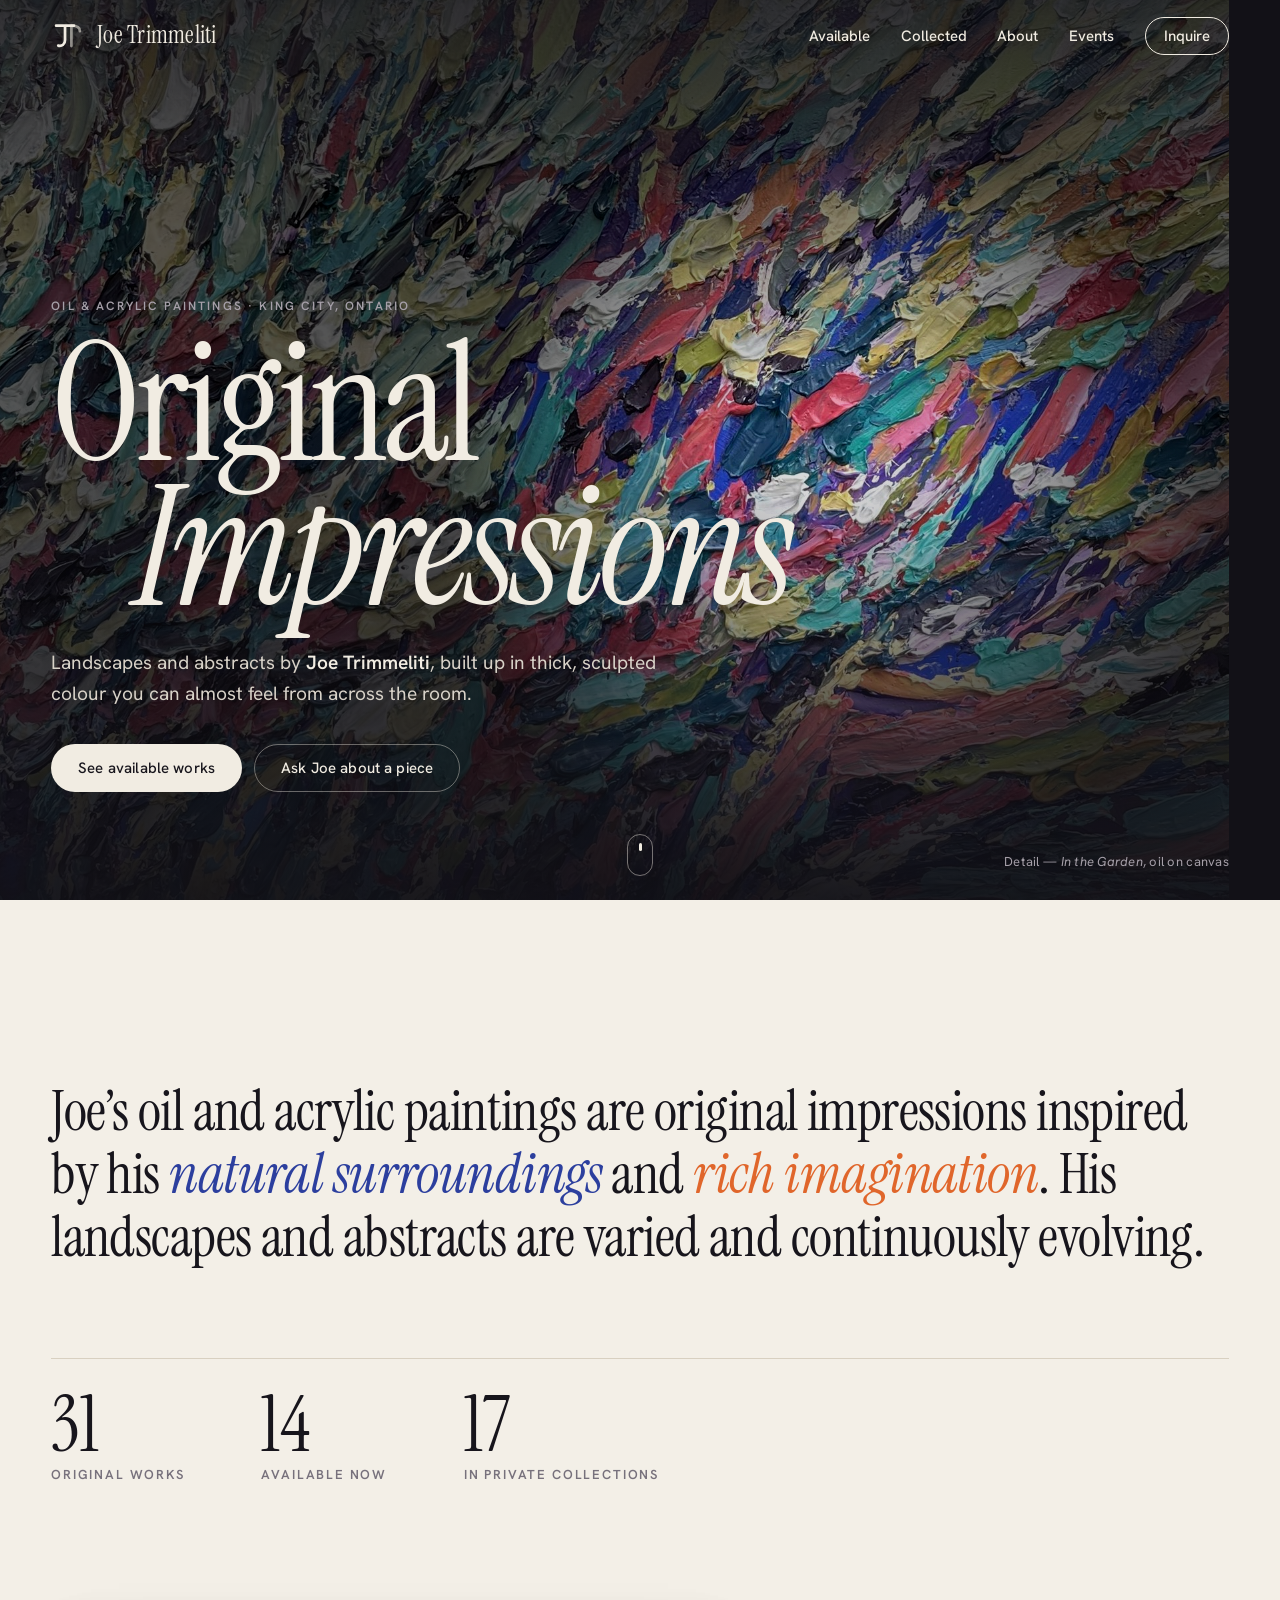
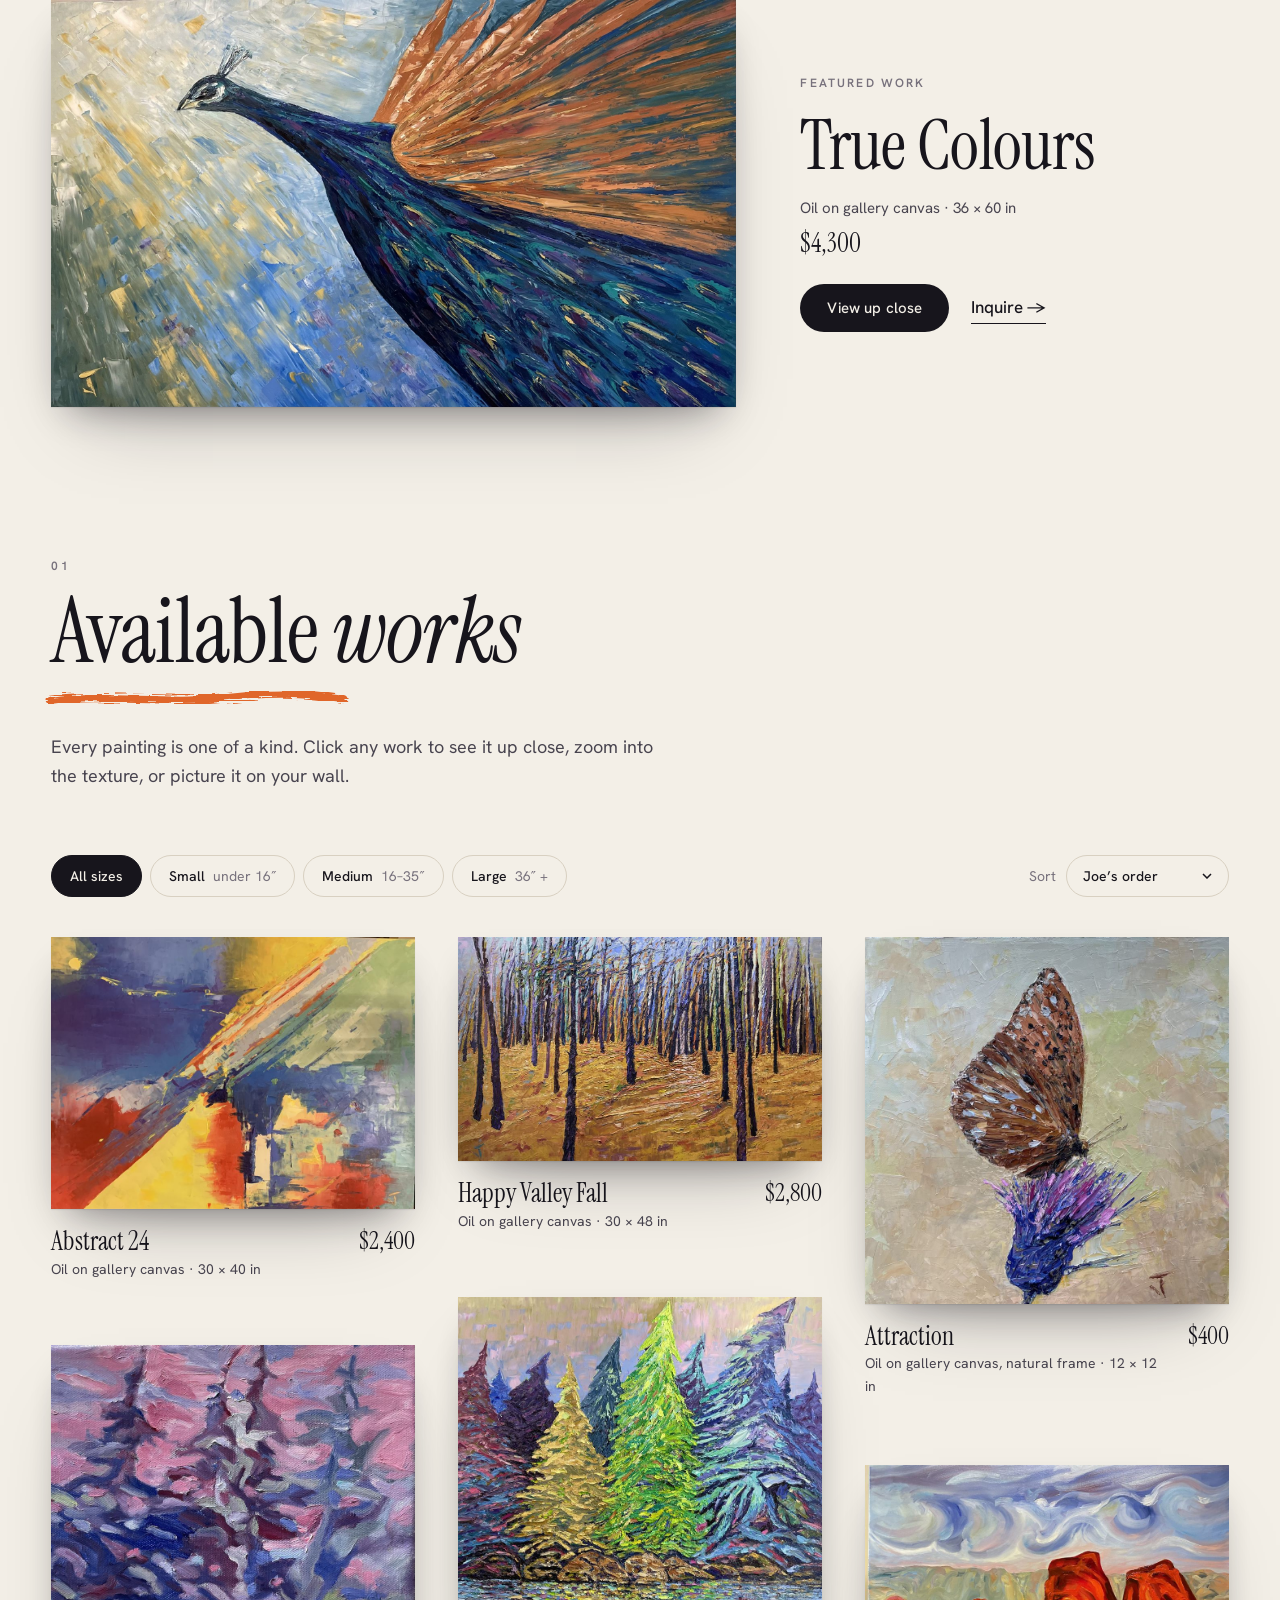
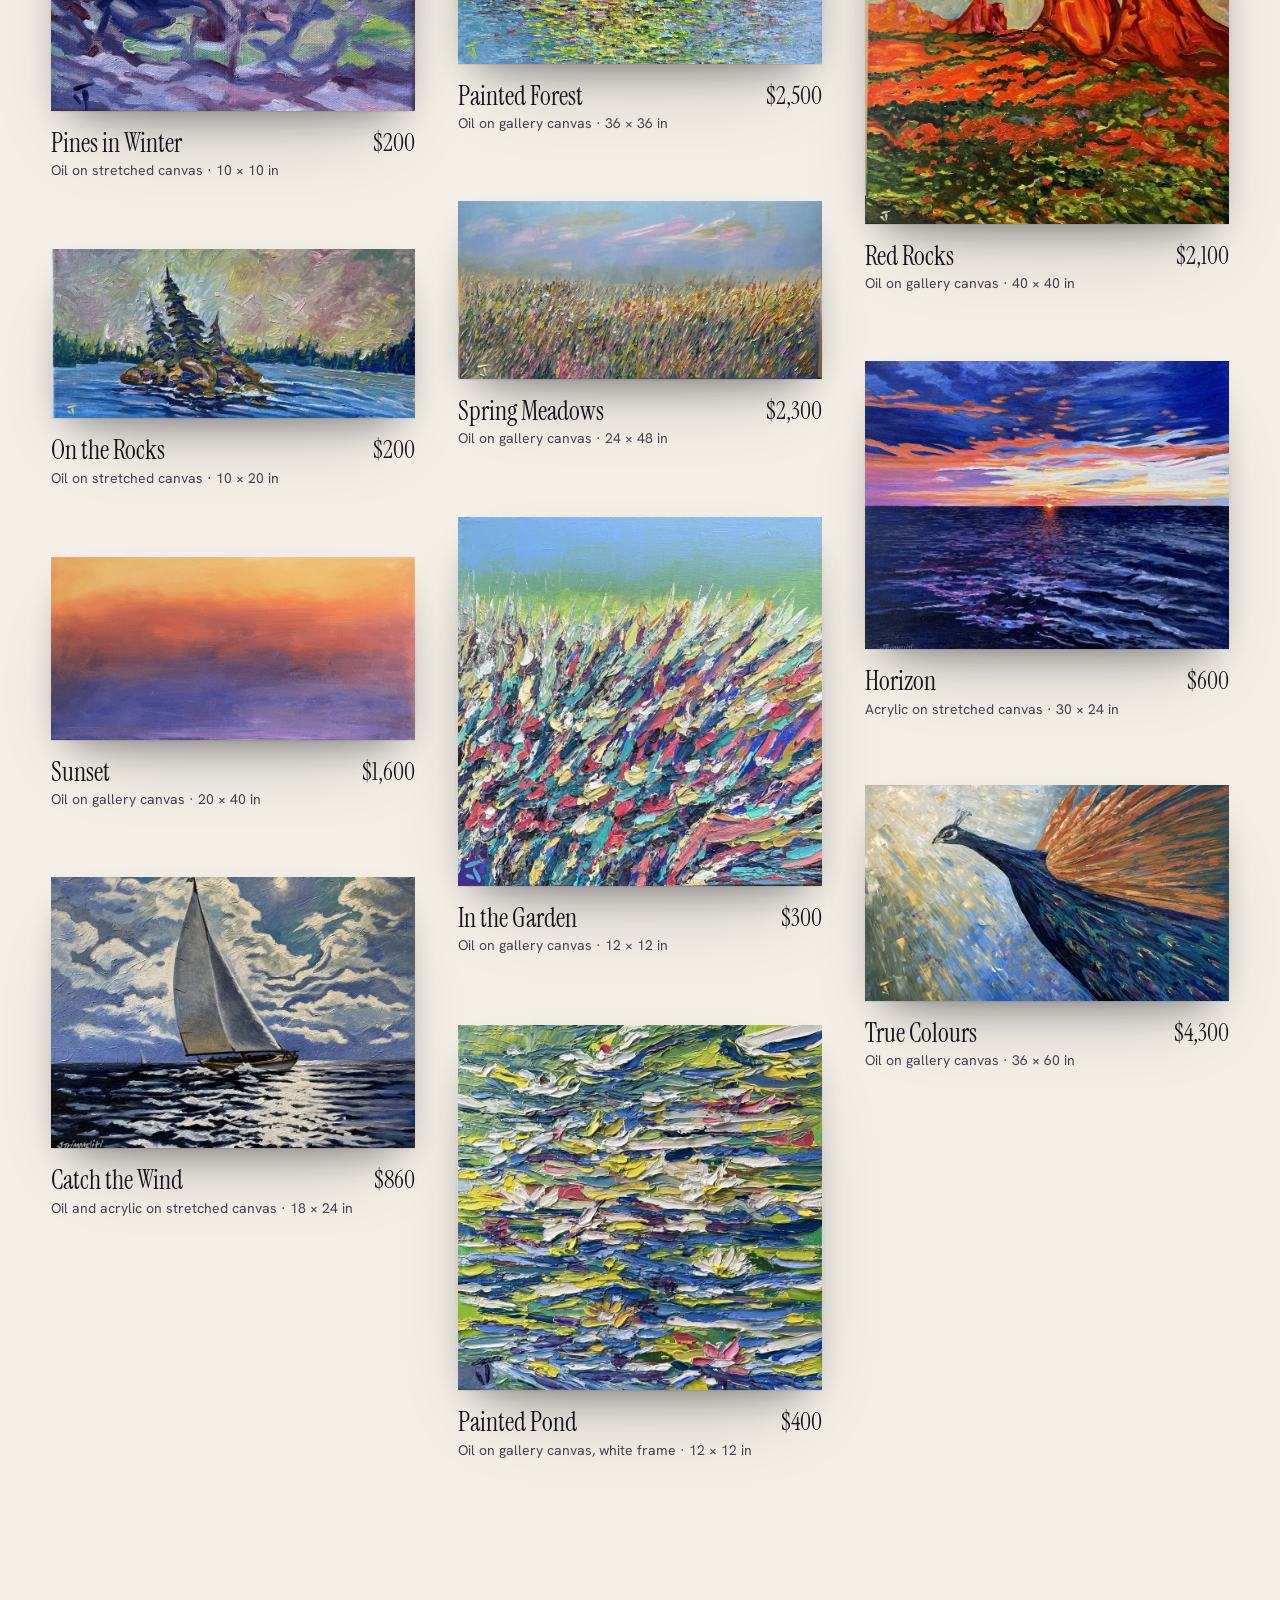
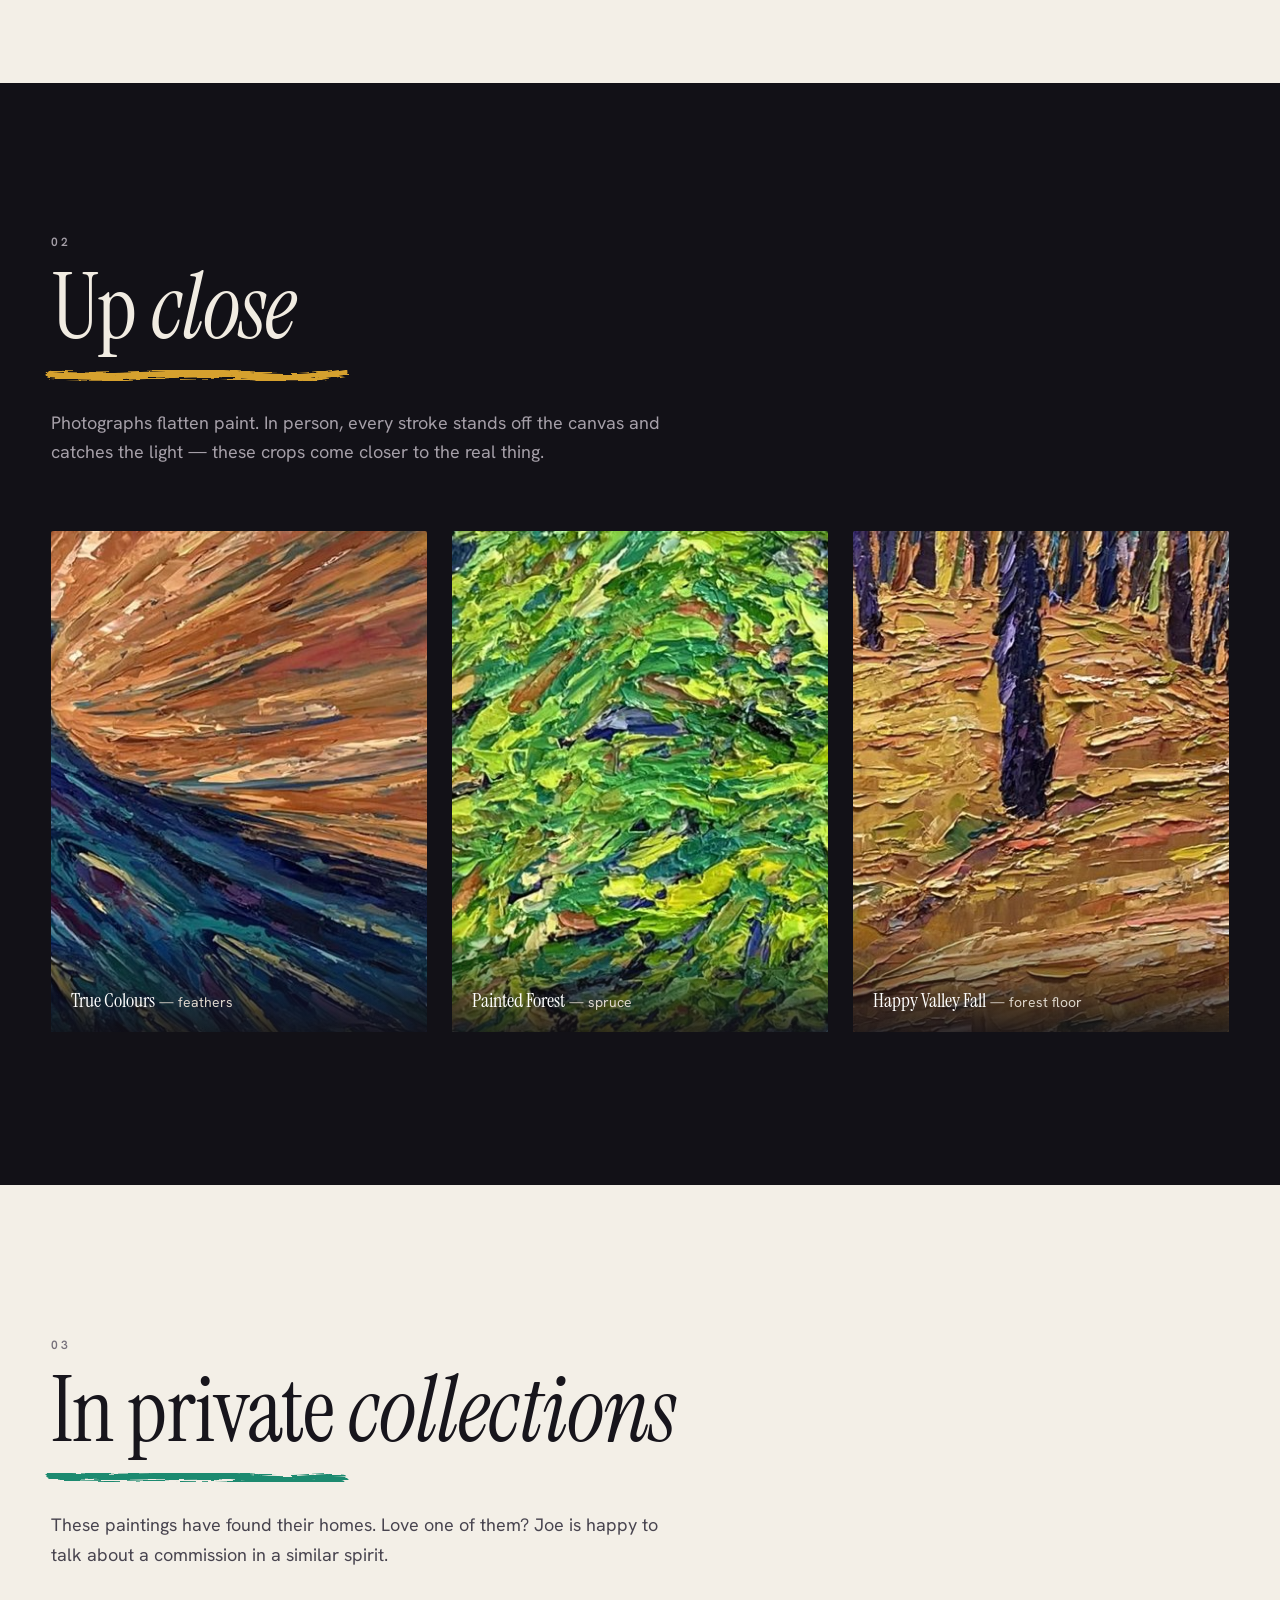
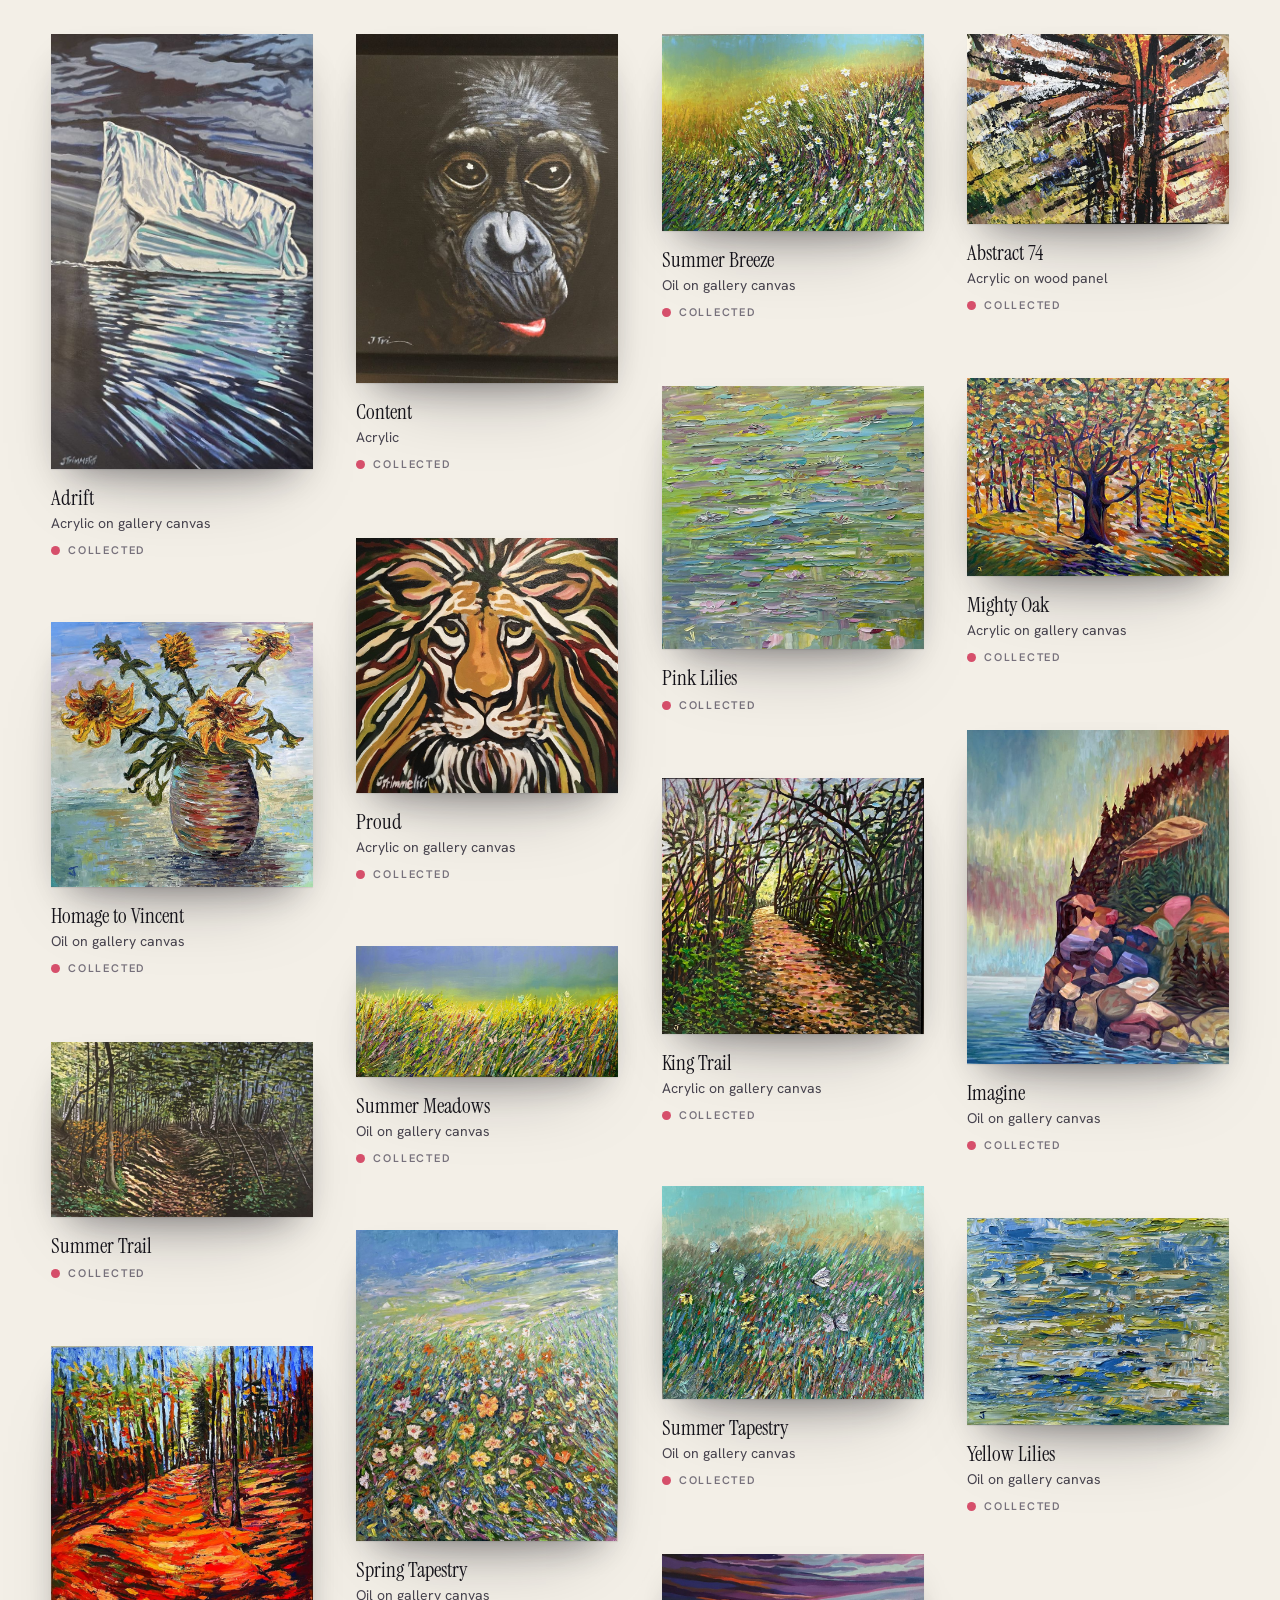
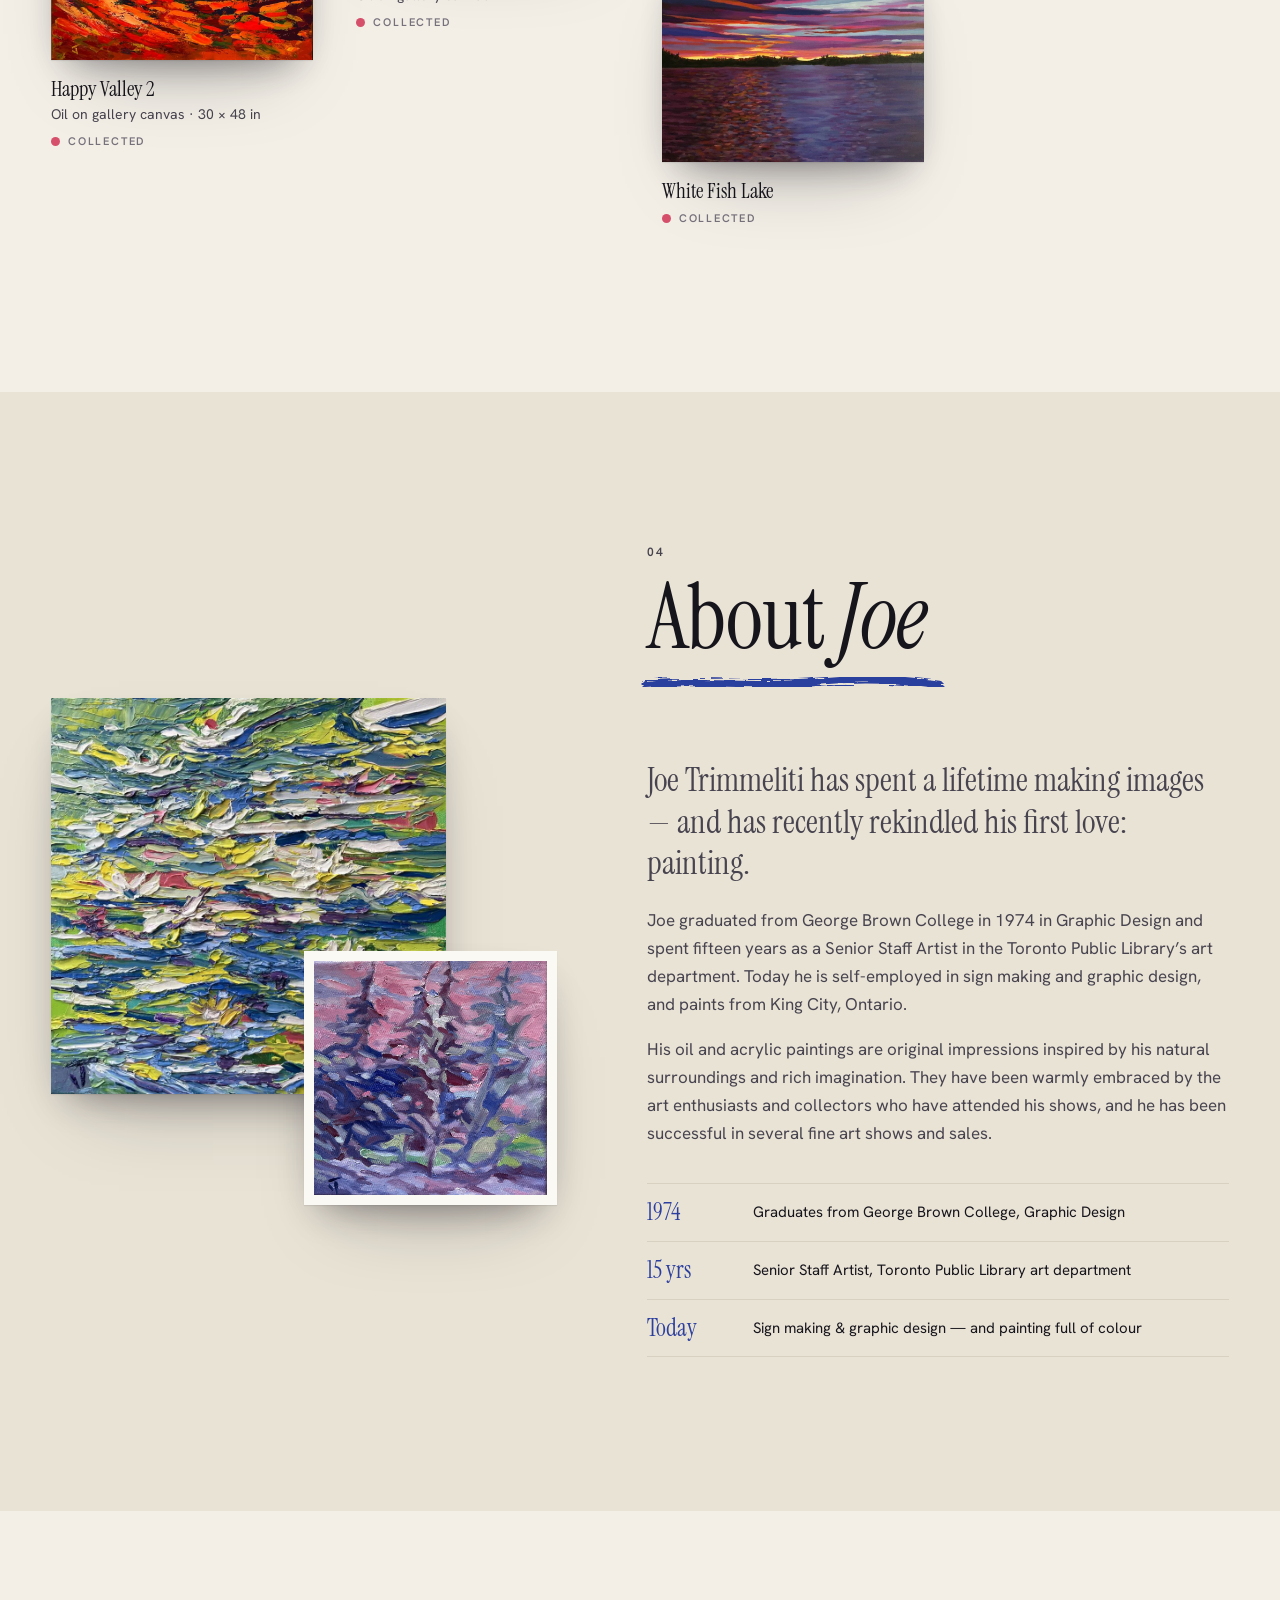
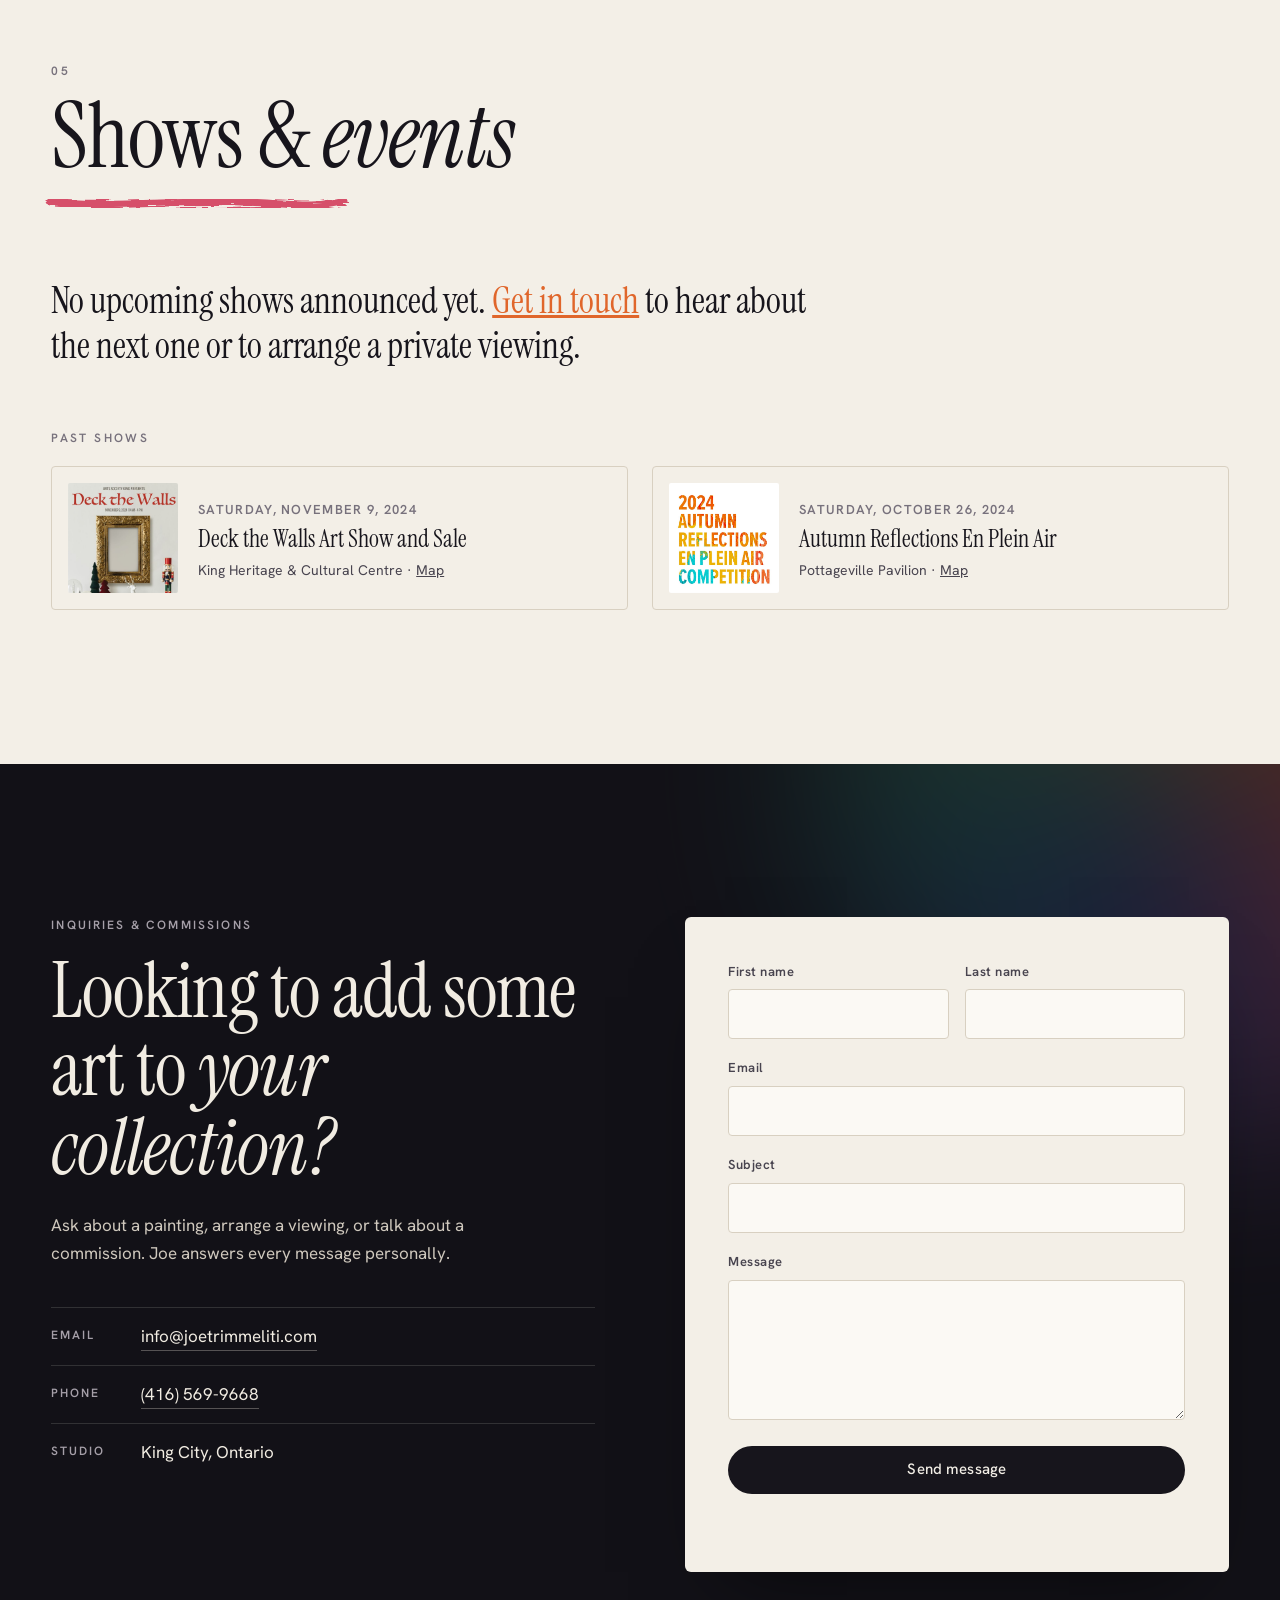
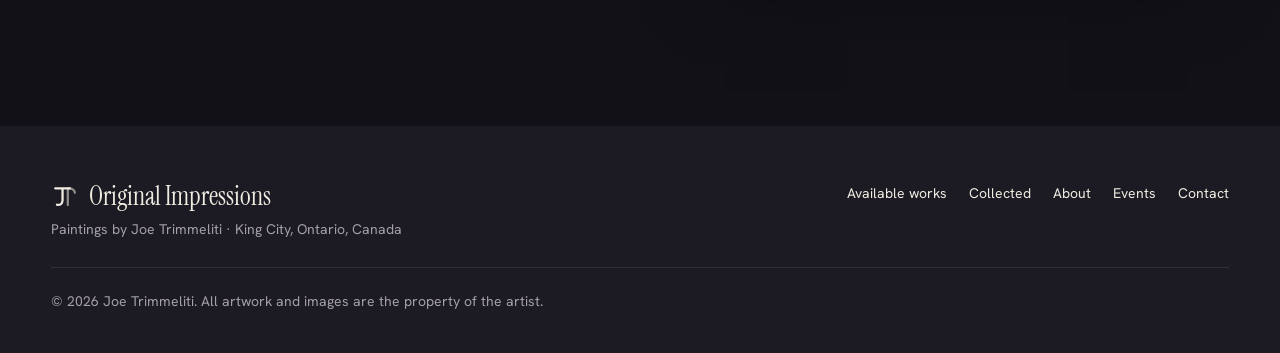
<file: index.html>
<!doctype html>
<html lang="en-CA">
<head>
<meta charset="utf-8">
<meta name="viewport" content="width=device-width, initial-scale=1">
<title>Joe Trimmeliti — Original Oil &amp; Acrylic Paintings | King City, Ontario Artist</title>
<meta name="description" content="Original oil and acrylic paintings by Joe Trimmeliti, a King City, Ontario artist. Vivid, heavily textured landscapes and abstracts — view available works, prices and sizes, and inquire to purchase.">
<meta name="keywords" content="Joe Trimmeliti, King City artist, Ontario painter, original oil paintings, acrylic paintings, impasto landscape painting, abstract art Ontario, buy original art Canada">
<meta name="author" content="Joe Trimmeliti">
<meta name="robots" content="index, follow, max-image-preview:large">
<link rel="canonical" href="https://joetrimmeliti.com/">
<meta name="theme-color" content="#121117">
<meta name="geo.region" content="CA-ON">
<meta name="geo.placename" content="King City">

<meta property="og:type" content="website">
<meta property="og:site_name" content="Original Impressions by Joe Trimmeliti">
<meta property="og:title" content="Original Impressions — Paintings by Joe Trimmeliti">
<meta property="og:description" content="Vivid, heavily textured oil and acrylic landscapes and abstracts by King City, Ontario artist Joe Trimmeliti.">
<meta property="og:url" content="https://joetrimmeliti.com/">
<meta property="og:image" content="https://joetrimmeliti.com/img/og.jpg">
<meta property="og:image:width" content="1200">
<meta property="og:image:height" content="630">
<meta property="og:locale" content="en_CA">
<meta name="twitter:card" content="summary_large_image">
<meta name="twitter:title" content="Original Impressions — Paintings by Joe Trimmeliti">
<meta name="twitter:description" content="Vivid, heavily textured oil and acrylic landscapes and abstracts from King City, Ontario.">
<meta name="twitter:image" content="https://joetrimmeliti.com/img/og.jpg">

<link rel="icon" href="img/favicon.svg" type="image/svg+xml">
<link rel="apple-touch-icon" href="img/apple-touch-icon.png">
<link rel="preconnect" href="https://fonts.googleapis.com">
<link rel="preconnect" href="https://fonts.gstatic.com" crossorigin>
<link href="https://fonts.googleapis.com/css2?family=Hanken+Grotesk:wght@400;500;600&family=Instrument+Serif:ital@0;1&display=swap" rel="stylesheet">
<link rel="preload" as="image" href="img/art/full/_banner.jpg" fetchpriority="high">
<link rel="stylesheet" href="css/site.css?v=3">

<script type="application/ld+json">
{
  "@context": "https://schema.org",
  "@graph": [
    {
      "@type": "Person",
      "@id": "https://joetrimmeliti.com/#joe",
      "name": "Joe Trimmeliti",
      "jobTitle": "Painter",
      "description": "Oil and acrylic painter of landscapes and abstracts based in King City, Ontario.",
      "url": "https://joetrimmeliti.com/",
      "email": "mailto:info@joetrimmeliti.com",
      "telephone": "+1-416-569-9668",
      "alumniOf": { "@type": "CollegeOrUniversity", "name": "George Brown College" },
      "address": { "@type": "PostalAddress", "addressLocality": "King City", "addressRegion": "ON", "addressCountry": "CA" },
      "knowsAbout": ["Oil painting", "Acrylic painting", "Landscape painting", "Abstract art", "Graphic design"]
    },
    {
      "@type": "WebSite",
      "@id": "https://joetrimmeliti.com/#site",
      "url": "https://joetrimmeliti.com/",
      "name": "Original Impressions by Joe Trimmeliti",
      "publisher": { "@id": "https://joetrimmeliti.com/#joe" },
      "inLanguage": "en-CA"
    }
  ]
}
</script>
</head>
<body>
<a class="skip" href="#works">Skip to the paintings</a>

<!-- shared SVG filter: gives drawn strokes a ragged, painted edge -->
<svg width="0" height="0" style="position:absolute" aria-hidden="true">
  <filter id="rough" x="-5%" y="-30%" width="110%" height="160%">
    <feTurbulence type="fractalNoise" baseFrequency="0.035 0.6" numOctaves="3" seed="7"/>
    <feDisplacementMap in="SourceGraphic" scale="9"/>
  </filter>
</svg>

<header class="site-head" id="top">
  <a class="brand" href="#top" aria-label="Joe Trimmeliti — home">
    <svg class="brand-mark" viewBox="0 0 40 40" aria-hidden="true"><use href="#jt"/></svg>
    <span class="brand-name">Joe Trimmeliti</span>
  </a>
  <nav class="nav" aria-label="Main">
    <button class="nav-toggle" aria-expanded="false" aria-controls="nav-list"><span></span><span></span><span class="sr">Menu</span></button>
    <ul id="nav-list">
      <li><a href="#works">Available</a></li>
      <li><a href="#collected">Collected</a></li>
      <li><a href="#about">About</a></li>
      <li><a href="#events">Events</a></li>
      <li><a class="nav-cta" href="#contact">Inquire</a></li>
    </ul>
  </nav>
</header>

<svg width="0" height="0" style="position:absolute" aria-hidden="true">
  <symbol id="jt" viewBox="0 0 40 40">
    <path d="M6 9h21M16.5 9v17c0 5-3.5 7.5-8 6.5" fill="none" stroke="currentColor" stroke-width="3.2" stroke-linecap="round"/>
    <path d="M24 9v24M24 9c6 0 10 2 10 6.5" fill="none" stroke="currentColor" stroke-width="3.2" stroke-linecap="round" opacity=".55"/>
  </symbol>
</svg>

<main>
  <!-- HERO: the painting is dimmed like a gallery after hours; a lamp follows the visitor -->
  <section class="hero" aria-labelledby="hero-title">
    <div class="hero-art" aria-hidden="true">
      <img class="hero-dim" src="img/art/full/_banner.jpg" alt="" fetchpriority="high">
      <img class="hero-lit" src="img/art/full/_banner.jpg" alt="">
    </div>
    <div class="hero-copy">
      <p class="eyebrow">Oil &amp; acrylic paintings · King City, Ontario</p>
      <h1 id="hero-title"><span class="h-line">Original</span> <em class="h-line">Impressions</em></h1>
      <p class="hero-sub">Landscapes and abstracts by <strong>Joe Trimmeliti</strong>, built up in thick, sculpted colour you can almost feel from across the room.</p>
      <div class="hero-actions">
        <a class="btn btn-light" href="#works">See available works</a>
        <a class="btn btn-ghost" href="#contact">Ask Joe about a piece</a>
      </div>
    </div>
    <p class="hero-caption">Detail — <em>In the Garden</em>, oil on canvas</p>
    <a class="hero-scroll" href="#statement" aria-label="Scroll down"><span></span></a>
  </section>

  <section class="statement" id="statement">
    <div class="wrap">
      <p class="statement-text reveal">Joe’s oil and acrylic paintings are original impressions inspired by his <em>natural surroundings</em> and <em>rich imagination</em>. His landscapes and abstracts are varied and continuously evolving.</p>
      <dl class="stats reveal">
        <div><dt>Original works</dt><dd data-stat="total">31</dd></div>
        <div><dt>Available now</dt><dd data-stat="available">14</dd></div>
        <div><dt>In private collections</dt><dd data-stat="sold">17</dd></div>
      </dl>
    </div>
  </section>

  <!-- FEATURED piece, chosen in the admin -->
  <section class="featured" id="featured" aria-labelledby="featured-title" hidden>
    <div class="featured-frame reveal">
      <button class="featured-img" type="button" data-open="">
        <img alt="" loading="lazy" decoding="async">
      </button>
    </div>
    <div class="featured-label reveal">
      <p class="eyebrow">Featured work</p>
      <h2 id="featured-title"></h2>
      <p class="label-meta"></p>
      <p class="label-price"></p>
      <div class="featured-actions">
        <button class="btn btn-dark" type="button" data-open="">View up close</button>
        <a class="link-arrow" href="#contact" data-inquire="">Inquire</a>
      </div>
    </div>
  </section>

  <section class="works" id="works" aria-labelledby="works-title">
    <div class="wrap">
      <header class="section-head">
        <p class="section-no">01</p>
        <h2 id="works-title">Available <em>works</em></h2>
        <svg class="paint-stroke" viewBox="0 0 300 24" preserveAspectRatio="none" aria-hidden="true"><path d="M4 14 C60 6 120 18 180 10 S270 8 296 12" /></svg>
        <p class="section-lede">Every painting is one of a kind. Click any work to see it up close, zoom into the texture, or picture it on your wall.</p>
      </header>

      <div class="toolbar" role="group" aria-label="Filter paintings">
        <div class="chips" data-filter="size">
          <button type="button" class="chip is-on" data-value="all">All sizes</button>
          <button type="button" class="chip" data-value="small">Small <span>under 16″</span></button>
          <button type="button" class="chip" data-value="medium">Medium <span>16–35″</span></button>
          <button type="button" class="chip" data-value="large">Large <span>36″ +</span></button>
        </div>
        <label class="sort">
          <span>Sort</span>
          <select id="sort">
            <option value="curated">Joe’s order</option>
            <option value="price-asc">Price, low to high</option>
            <option value="price-desc">Price, high to low</option>
          </select>
        </label>
      </div>

      <ul class="gallery" id="gallery-available" aria-live="polite"></ul>
      <p class="gallery-empty" hidden>No paintings in that size right now — <a href="#contact">ask Joe</a> about what’s on the easel.</p>
    </div>
  </section>

  <!-- UP CLOSE: macro crops that show off the paint itself -->
  <section class="closeup" aria-labelledby="closeup-title">
    <div class="wrap">
      <header class="section-head section-head-light">
        <p class="section-no">02</p>
        <h2 id="closeup-title">Up <em>close</em></h2>
        <svg class="paint-stroke" viewBox="0 0 300 24" preserveAspectRatio="none" aria-hidden="true"><path d="M4 12 C70 18 130 6 190 12 S260 16 296 9" /></svg>
        <p class="section-lede">Photographs flatten paint. In person, every stroke stands off the canvas and catches the light — these crops come closer to the real thing.</p>
      </header>
      <div class="closeup-grid">
        <figure class="macro reveal" style="--src:url(../img/art/full/true-colours.jpg);--pos:62% 40%"><figcaption><em>True Colours</em> — feathers</figcaption></figure>
        <figure class="macro reveal" style="--src:url(../img/art/full/painted-forest.jpg);--pos:52% 55%"><figcaption><em>Painted Forest</em> — spruce</figcaption></figure>
        <figure class="macro reveal" style="--src:url(../img/art/full/happy-valley-fall.jpg);--pos:48% 72%"><figcaption><em>Happy Valley Fall</em> — forest floor</figcaption></figure>
      </div>
    </div>
  </section>

  <section class="collected" id="collected" aria-labelledby="collected-title">
    <div class="wrap">
      <header class="section-head">
        <p class="section-no">03</p>
        <h2 id="collected-title">In private <em>collections</em></h2>
        <svg class="paint-stroke" viewBox="0 0 300 24" preserveAspectRatio="none" aria-hidden="true"><path d="M4 10 C80 16 140 6 200 13 S270 10 296 14" /></svg>
        <p class="section-lede">These paintings have found their homes. Love one of them? Joe is happy to talk about a commission in a similar spirit.</p>
      </header>
      <ul class="gallery gallery-sold" id="gallery-sold"></ul>
    </div>
  </section>

  <section class="about" id="about" aria-labelledby="about-title">
    <div class="wrap about-grid">
      <figure class="about-art reveal">
        <img src="img/art/thumb/painted-pond.jpg" alt="Painted Pond, a small square oil painting by Joe Trimmeliti" loading="lazy" decoding="async" width="896" height="900">
        <img src="img/art/thumb/pines-in-winter.jpg" alt="Pines in Winter, oil on stretched canvas by Joe Trimmeliti" loading="lazy" decoding="async" width="895" height="900">
      </figure>
      <div class="about-copy">
        <header class="section-head">
          <p class="section-no">04</p>
          <h2 id="about-title">About <em>Joe</em></h2>
          <svg class="paint-stroke" viewBox="0 0 300 24" preserveAspectRatio="none" aria-hidden="true"><path d="M4 13 C50 7 120 16 170 10 S260 7 296 13" /></svg>
        </header>
        <p class="lead">Joe Trimmeliti has spent a lifetime making images — and has recently rekindled his first love: painting.</p>
        <p>Joe graduated from George Brown College in 1974 in Graphic Design and spent fifteen years as a Senior Staff Artist in the Toronto Public Library’s art department. Today he is self-employed in sign making and graphic design, and paints from King City, Ontario.</p>
        <p>His oil and acrylic paintings are original impressions inspired by his natural surroundings and rich imagination. They have been warmly embraced by the art enthusiasts and collectors who have attended his shows, and he has been successful in several fine art shows and sales.</p>
        <ol class="timeline">
          <li><span>1974</span>Graduates from George Brown College, Graphic Design</li>
          <li><span>15 yrs</span>Senior Staff Artist, Toronto Public Library art department</li>
          <li><span>Today</span>Sign making &amp; graphic design — and painting full of colour</li>
        </ol>
      </div>
    </div>
  </section>

  <section class="events" id="events" aria-labelledby="events-title">
    <div class="wrap">
      <header class="section-head">
        <p class="section-no">05</p>
        <h2 id="events-title">Shows &amp; <em>events</em></h2>
        <svg class="paint-stroke" viewBox="0 0 300 24" preserveAspectRatio="none" aria-hidden="true"><path d="M4 11 C60 17 140 7 210 12 S270 15 296 10" /></svg>
      </header>
      <div class="events-upcoming" id="events-upcoming"></div>
      <h3 class="events-sub">Past shows</h3>
      <ul class="events-past" id="events-past"></ul>
    </div>
  </section>

  <section class="contact" id="contact" aria-labelledby="contact-title">
    <div class="wrap contact-grid">
      <div class="contact-copy">
        <p class="eyebrow">Inquiries &amp; commissions</p>
        <h2 id="contact-title">Looking to add some art to <em>your collection?</em></h2>
        <p>Ask about a painting, arrange a viewing, or talk about a commission. Joe answers every message personally.</p>
        <ul class="contact-direct">
          <li><span>Email</span><a href="mailto:info@joetrimmeliti.com">info@joetrimmeliti.com</a></li>
          <li><span>Phone</span><a href="tel:+14165699668">(416) 569-9668</a></li>
          <li><span>Studio</span>King City, Ontario</li>
        </ul>
      </div>

      <form class="contact-form" id="contact-form" novalidate>
        <div class="field-row">
          <label class="field"><span>First name</span><input name="first_name" autocomplete="given-name" required></label>
          <label class="field"><span>Last name</span><input name="last_name" autocomplete="family-name" required></label>
        </div>
        <label class="field"><span>Email</span><input name="email" type="email" autocomplete="email" required></label>
        <label class="field"><span>Subject</span><input name="subject" id="f-subject" required></label>
        <label class="field"><span>Message</span><textarea name="message" rows="5" required></textarea></label>
        <input type="text" name="_honey" class="hp" tabindex="-1" autocomplete="off" aria-hidden="true">
        <button class="btn btn-dark btn-wide" type="submit">Send message</button>
        <p class="form-status" role="status" aria-live="polite"></p>
      </form>
    </div>
  </section>
</main>

<footer class="site-foot">
  <div class="wrap foot-grid">
    <div>
      <p class="foot-brand"><svg viewBox="0 0 40 40" aria-hidden="true"><use href="#jt"/></svg> Original Impressions</p>
      <p class="foot-small">Paintings by Joe Trimmeliti · King City, Ontario, Canada</p>
    </div>
    <nav aria-label="Footer">
      <a href="#works">Available works</a>
      <a href="#collected">Collected</a>
      <a href="#about">About</a>
      <a href="#events">Events</a>
      <a href="#contact">Contact</a>
    </nav>
    <p class="foot-small">© <span id="year">2026</span> Joe Trimmeliti. All artwork and images are the property of the artist.</p>
  </div>
</footer>

<!-- LIGHTBOX -->
<div class="lightbox" id="lightbox" role="dialog" aria-modal="true" aria-labelledby="lb-title" hidden>
  <div class="lb-bg"></div>
  <button class="lb-close" type="button" aria-label="Close">×</button>
  <button class="lb-nav lb-prev" type="button" aria-label="Previous painting">‹</button>
  <button class="lb-nav lb-next" type="button" aria-label="Next painting">›</button>
  <div class="lb-stage">
    <div class="lb-view lb-view-art">
      <div class="lb-zoom" tabindex="0" aria-label="Click to zoom into the paint texture">
        <img class="lb-img" alt="">
      </div>
    </div>
    <div class="lb-view lb-view-room" hidden>
      <div class="room">
        <div class="room-wall">
          <img class="room-art" alt="">
          <svg class="room-sofa" viewBox="0 0 840 300" aria-hidden="true">
            <rect x="40" y="60" width="760" height="150" rx="34" fill="#4b4f5c"/>
            <rect x="0" y="120" width="110" height="140" rx="38" fill="#3f434f"/>
            <rect x="730" y="120" width="110" height="140" rx="38" fill="#3f434f"/>
            <rect x="80" y="170" width="680" height="90" rx="20" fill="#565b69"/>
            <rect x="96" y="260" width="16" height="36" rx="4" fill="#2b2a2e"/>
            <rect x="728" y="260" width="16" height="36" rx="4" fill="#2b2a2e"/>
          </svg>
          <div class="room-floor"></div>
        </div>
        <p class="room-note">Shown to scale above an 84″ sofa.</p>
      </div>
    </div>
    <div class="lb-view lb-view-mine" hidden>
      <div class="mywall">
        <label class="mywall-drop">
          <input type="file" accept="image/*" class="mywall-file">
          <svg viewBox="0 0 48 48" aria-hidden="true"><rect x="5" y="9" width="38" height="30" rx="3" fill="none" stroke="currentColor" stroke-width="2"/><rect x="17" y="16" width="14" height="11" fill="none" stroke="currentColor" stroke-width="2"/><path d="M5 33h38" stroke="currentColor" stroke-width="2"/></svg>
          <b>Upload a photo of your wall</b>
          <span>Stand back and shoot the wall straight on. Your photo stays on your device. It is never uploaded.</span>
        </label>
        <div class="mywall-work" hidden>
          <div class="mywall-stage">
            <img class="mywall-photo" alt="Your wall">
            <img class="mywall-art" alt="" draggable="false">
          </div>
          <div class="mywall-controls">
            <label class="mywall-ft">Wall width in photo <input type="number" min="2" max="60" step="0.5" value="10" inputmode="decimal"> ft</label>
            <label class="mywall-size">Size <input type="range" min="3" max="95" step="0.5" value="30"></label>
            <div class="mywall-btns">
              <button type="button" class="mywall-change">New photo</button>
              <button type="button" class="mywall-save">Save image</button>
            </div>
          </div>
        </div>
      </div>
    </div>
  </div>
  <aside class="lb-label">
    <p class="lb-count"></p>
    <h2 id="lb-title"></h2>
    <p class="label-meta lb-meta"></p>
    <p class="label-price lb-price"></p>
    <div class="lb-actions">
      <button class="btn btn-light lb-inquire" type="button">Inquire about this piece</button>
      <div class="lb-toggle" role="group" aria-label="View">
        <button type="button" class="is-on" data-view="art">Painting</button>
        <button type="button" data-view="room">On a wall</button>
        <button type="button" data-view="mine">Your wall</button>
      </div>
    </div>
    <p class="lb-hint">Click the painting to zoom into the paint.</p>
  </aside>
</div>

<script src="js/site.js?v=3" defer></script>
</body>
</html>
</file>
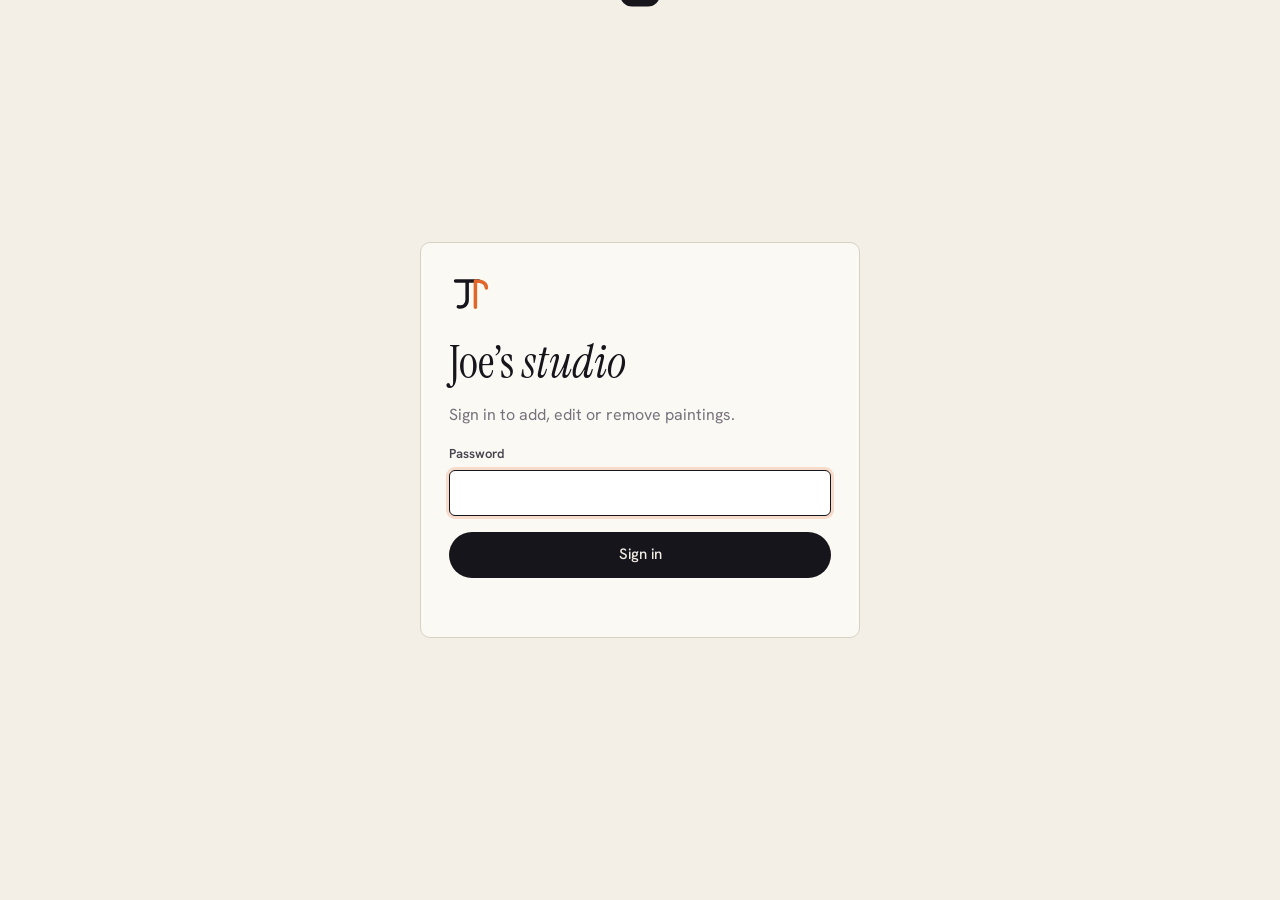
<file: admin/index.html>
<!doctype html>
<html lang="en-CA">
<head>
<meta charset="utf-8">
<meta name="viewport" content="width=device-width, initial-scale=1">
<meta name="robots" content="noindex, nofollow, noarchive">
<meta name="referrer" content="no-referrer">
<title>Studio — Joe Trimmeliti</title>
<link rel="icon" href="../img/favicon.svg" type="image/svg+xml">
<link rel="preconnect" href="https://fonts.googleapis.com">
<link rel="preconnect" href="https://fonts.gstatic.com" crossorigin>
<link href="https://fonts.googleapis.com/css2?family=Hanken+Grotesk:wght@400;500;600&family=Instrument+Serif:ital@0;1&display=swap" rel="stylesheet">
<link rel="stylesheet" href="admin.css?v=2">
</head>
<body>

<!-- LOADING -->
<section class="screen center" id="screen-loading">
  <p class="muted">Opening the studio…</p>
</section>

<!-- ONE-TIME SETUP (only shown before a password exists) -->
<section class="screen center" id="screen-setup" hidden>
  <form class="card narrow" id="setup-form" autocomplete="off">
    <svg class="mark" viewBox="0 0 40 40" aria-hidden="true"><path d="M6 9h21M16.5 9v17c0 5-3.5 7.5-8 6.5" fill="none" stroke="currentColor" stroke-width="3.2" stroke-linecap="round"/><path d="M24 9v24M24 9c6 0 10 2 10 6.5" fill="none" stroke="#e0662b" stroke-width="3.2" stroke-linecap="round"/></svg>
    <h1>Set up the <em>studio</em></h1>
    <p class="muted">One-time setup for whoever manages the site. You’ll need a GitHub fine-grained access token for this repository with <b>Contents: Read and write</b>. It is encrypted with the password you choose here and never stored in plain text.</p>
    <label class="field"><span>Repository</span><input name="repo" required placeholder="owner/repo"></label>
    <label class="field"><span>Branch</span><input name="branch" required value="main"></label>
    <label class="field"><span>GitHub access token</span><input name="token" type="password" required placeholder="github_pat_…"></label>
    <label class="field"><span>Choose Joe’s password</span><input name="pw" type="password" required minlength="10" autocomplete="new-password"></label>
    <label class="field"><span>Repeat password</span><input name="pw2" type="password" required minlength="10" autocomplete="new-password"></label>
    <p class="hint">At least 10 characters. A short phrase works well, e.g. “pines in winter 1974”.</p>
    <button class="btn btn-dark btn-wide" type="submit">Encrypt &amp; save</button>
    <p class="status" role="status"></p>
  </form>
</section>

<!-- LOGIN -->
<section class="screen center" id="screen-login" hidden>
  <form class="card narrow" id="login-form">
    <svg class="mark" viewBox="0 0 40 40" aria-hidden="true"><path d="M6 9h21M16.5 9v17c0 5-3.5 7.5-8 6.5" fill="none" stroke="currentColor" stroke-width="3.2" stroke-linecap="round"/><path d="M24 9v24M24 9c6 0 10 2 10 6.5" fill="none" stroke="#e0662b" stroke-width="3.2" stroke-linecap="round"/></svg>
    <h1>Joe’s <em>studio</em></h1>
    <p class="muted">Sign in to add, edit or remove paintings.</p>
    <input type="text" name="username" value="joe" autocomplete="username" hidden>
    <label class="field"><span>Password</span><input name="pw" type="password" required autocomplete="current-password" autofocus></label>
    <button class="btn btn-dark btn-wide" type="submit">Sign in</button>
    <p class="status" role="status"></p>
  </form>
</section>

<!-- DASHBOARD -->
<section class="screen" id="screen-app" hidden>
  <header class="topbar">
    <div class="topbar-l">
      <svg class="mark sm" viewBox="0 0 40 40" aria-hidden="true"><path d="M6 9h21M16.5 9v17c0 5-3.5 7.5-8 6.5" fill="none" stroke="currentColor" stroke-width="3.2" stroke-linecap="round"/><path d="M24 9v24M24 9c6 0 10 2 10 6.5" fill="none" stroke="#e0662b" stroke-width="3.2" stroke-linecap="round"/></svg>
      <strong>Studio</strong>
    </div>
    <nav class="tabs" role="tablist">
      <button role="tab" class="is-on" data-tab="paintings">Paintings</button>
      <button role="tab" data-tab="events">Events</button>
      <button role="tab" data-tab="settings">Settings</button>
    </nav>
    <div class="topbar-r">
      <a href="../" target="_blank" rel="noopener">View site ↗</a>
      <button class="linkish" id="logout">Sign out</button>
    </div>
  </header>

  <main class="app-main">
    <!-- paintings -->
    <section class="tab-panel" id="tab-paintings">
      <div class="panel-head">
        <div>
          <h2>Paintings</h2>
          <p class="muted" id="count-line"></p>
        </div>
        <button class="btn btn-dark" id="add-art">+ Add a painting</button>
      </div>
      <p class="tip">Use the arrows to set the order paintings appear on the site. The ★ painting is shown large near the top of the home page.</p>
      <ul class="art-list" id="art-list"></ul>
    </section>

    <!-- events -->
    <section class="tab-panel" id="tab-events" hidden>
      <div class="panel-head">
        <div><h2>Shows &amp; events</h2><p class="muted">Upcoming events show at the top of the Events section; past ones move to “Past shows” automatically.</p></div>
        <button class="btn btn-dark" id="add-event">+ Add an event</button>
      </div>
      <ul class="event-list" id="event-list"></ul>
    </section>

    <!-- settings -->
    <section class="tab-panel" id="tab-settings" hidden>
      <div class="panel-head"><div><h2>Settings</h2></div></div>
      <form class="card" id="pw-form" autocomplete="off">
        <h3>Change password</h3>
        <label class="field"><span>New password</span><input name="pw" type="password" minlength="10" required autocomplete="new-password"></label>
        <label class="field"><span>Repeat new password</span><input name="pw2" type="password" minlength="10" required autocomplete="new-password"></label>
        <button class="btn btn-dark" type="submit">Change password</button>
        <p class="status" role="status"></p>
      </form>
      <div class="card">
        <h3>How publishing works</h3>
        <p class="muted">Your edits are kept on this page until you press <b>Publish</b>. Publishing saves everything to the website in one go, and the public site updates within a minute or two. If you close the page before publishing, unpublished edits are lost.</p>
      </div>
    </section>
  </main>

  <!-- publish bar -->
  <div class="publish-bar" id="publish-bar" hidden>
    <p><b id="pending-count">0</b> unpublished change(s)</p>
    <div>
      <button class="btn btn-ghost" id="discard">Discard</button>
      <button class="btn btn-accent" id="publish">Publish to website</button>
    </div>
  </div>
</section>

<!-- PAINTING EDITOR -->
<dialog class="editor" id="art-editor">
  <form method="dialog" id="art-form">
    <header class="editor-head">
      <h2 id="art-editor-title">Add a painting</h2>
      <button class="x" value="cancel" formnovalidate aria-label="Close">×</button>
    </header>
    <div class="editor-body">
      <label class="drop" id="drop">
        <input type="file" accept="image/*" id="art-file">
        <img id="art-preview" alt="" hidden>
        <span class="drop-msg" id="drop-msg"><b>Choose a photo</b> or drag it here<br><small>JPG or PNG. It will be resized automatically.</small></span>
      </label>
      <div class="editor-fields">
        <label class="field"><span>Title</span><input name="title" required maxlength="80"></label>
        <label class="field"><span>Medium</span><input name="medium" list="mediums" maxlength="80" placeholder="e.g. Oil on gallery canvas"></label>
        <datalist id="mediums">
          <option value="Oil on gallery canvas"><option value="Oil on stretched canvas"><option value="Acrylic on gallery canvas">
          <option value="Acrylic on stretched canvas"><option value="Oil and acrylic on stretched canvas"><option value="Acrylic on wood panel">
          <option value="Oil on gallery canvas, natural frame"><option value="Oil on gallery canvas, white frame">
        </datalist>
        <div class="field-row">
          <label class="field"><span>Width (inches)</span><input name="sw" type="number" min="1" max="200" step="0.5" inputmode="decimal"></label>
          <label class="field"><span>Height (inches)</span><input name="sh" type="number" min="1" max="200" step="0.5" inputmode="decimal"></label>
        </div>
        <div class="field-row">
          <label class="field"><span>Price ($)</span><input name="price" type="number" min="0" step="10" inputmode="numeric" placeholder="Leave blank for “Inquire”"></label>
          <label class="field"><span>Status</span>
            <select name="status"><option value="available">Available</option><option value="sold">Sold</option></select>
          </label>
        </div>
        <label class="check"><input type="checkbox" name="featured"> <span>★ Feature this painting on the home page</span></label>
        <label class="check"><input type="checkbox" name="hidden"> <span>Hide from the website for now</span></label>
      </div>
    </div>
    <footer class="editor-foot">
      <p class="status" id="art-status" role="status"></p>
      <button class="btn btn-ghost" value="cancel" formnovalidate>Cancel</button>
      <button class="btn btn-dark" id="art-save" value="save">Save painting</button>
    </footer>
  </form>
</dialog>

<!-- EVENT EDITOR -->
<dialog class="editor" id="event-editor">
  <form method="dialog" id="event-form">
    <header class="editor-head">
      <h2 id="event-editor-title">Add an event</h2>
      <button class="x" value="cancel" formnovalidate aria-label="Close">×</button>
    </header>
    <div class="editor-body">
      <label class="drop small" id="ev-drop">
        <input type="file" accept="image/*" id="ev-file">
        <img id="ev-preview" alt="" hidden>
        <span class="drop-msg" id="ev-drop-msg"><b>Poster</b> (optional)</span>
      </label>
      <div class="editor-fields">
        <label class="field"><span>Event name</span><input name="title" required maxlength="100"></label>
        <div class="field-row">
          <label class="field"><span>Date</span><input name="date" type="date" required></label>
          <label class="field"><span>Time</span><input name="time" maxlength="40" placeholder="10:00 am – 4:00 pm"></label>
        </div>
        <label class="field"><span>Venue</span><input name="venue" required maxlength="100"></label>
        <label class="field"><span>Address</span><input name="address" maxlength="160" placeholder="Street, town, province"></label>
      </div>
    </div>
    <footer class="editor-foot">
      <p class="status" role="status"></p>
      <button class="btn btn-ghost" value="cancel" formnovalidate>Cancel</button>
      <button class="btn btn-dark" value="save">Save event</button>
    </footer>
  </form>
</dialog>

<div class="toast" id="toast" role="status" aria-live="polite"></div>

<script src="admin.js?v=2" defer></script>
</body>
</html>
</file>
<file: css/site.css>
/* Original Impressions — Joe Trimmeliti
   Gallery plaster walls, ink type; the paintings supply all the colour. */

:root {
  --wall: #f3efe7;
  --wall-2: #e9e3d6;
  --ink: #17151c;
  --ink-2: #48444f;
  --muted: #77717c;
  --line: #d8d0c1;
  --night: #121117;
  --night-2: #1c1a22;
  --on-night: #f1ece2;
  --on-night-muted: #a59fa8;

  /* pigments, pulled from the paintings */
  --ultramarine: #2c3f9e;
  --cadmium: #e0662b;
  --viridian: #1d8a6f;
  --rose: #d64f6b;
  --ochre: #d6a12f;

  --serif: "Instrument Serif", "Iowan Old Style", Georgia, serif;
  --sans: "Hanken Grotesk", system-ui, -apple-system, "Segoe UI", sans-serif;

  --gutter: clamp(16px, 4vw, 56px);
  --max: 1320px;
  --ease: cubic-bezier(.2, .7, .1, 1);
  --frame-shadow: 0 1px 1px rgba(23, 21, 28, .08), 0 18px 36px -18px rgba(23, 21, 28, .45), 0 40px 80px -40px rgba(23, 21, 28, .35);
}

*, *::before, *::after { box-sizing: border-box; }
html { scroll-behavior: smooth; -webkit-text-size-adjust: 100%; }
body {
  margin: 0;
  background: var(--wall);
  color: var(--ink);
  font: 400 17px/1.65 var(--sans);
  -webkit-font-smoothing: antialiased;
  overflow-x: hidden;
}
img { max-width: 100%; height: auto; display: block; }
a { color: inherit; }
button { font: inherit; color: inherit; cursor: pointer; }
em { font-style: italic; }
h1, h2, h3 { font-family: var(--serif); font-weight: 400; line-height: 1.02; letter-spacing: -.01em; margin: 0; }
h2 em, h1 em { font-style: italic; }
.sr { position: absolute; width: 1px; height: 1px; overflow: hidden; clip: rect(0 0 0 0); }
.skip { position: absolute; left: 12px; top: -60px; z-index: 100; background: var(--ink); color: var(--wall); padding: 10px 16px; border-radius: 4px; }
.skip:focus { top: 12px; }
:focus-visible { outline: 2px solid var(--cadmium); outline-offset: 3px; }

.wrap { width: 100%; max-width: var(--max); margin: 0 auto; padding: 0 var(--gutter); }
.eyebrow { font: 600 12px/1.4 var(--sans); letter-spacing: .18em; text-transform: uppercase; margin: 0 0 18px; color: var(--muted); }

/* ---------- buttons ---------- */
.btn {
  display: inline-flex; align-items: center; justify-content: center; gap: 10px;
  min-height: 48px; padding: 0 26px; border-radius: 999px; border: 1px solid transparent;
  font: 500 15px/1 var(--sans); letter-spacing: .01em; text-decoration: none;
  transition: transform .25s var(--ease), background-color .25s, color .25s, border-color .25s;
}
.btn:hover { transform: translateY(-2px); }
.btn-light { background: var(--on-night); color: var(--ink); }
.btn-light:hover { background: #fff; }
.btn-ghost { border-color: rgba(241, 236, 226, .4); color: var(--on-night); }
.btn-ghost:hover { border-color: var(--on-night); }
.btn-dark { background: var(--ink); color: var(--wall); }
.btn-dark:hover { background: #000; }
.btn-wide { width: 100%; }
.link-arrow { font-weight: 500; text-decoration: none; border-bottom: 1px solid currentColor; padding-bottom: 2px; }
.link-arrow::after { content: " →"; }

/* ---------- header ---------- */
.site-head {
  position: fixed; inset: 0 0 auto 0; z-index: 50;
  display: flex; align-items: center; justify-content: space-between;
  padding: 18px var(--gutter);
  color: var(--on-night);
  transition: background-color .35s, color .35s, padding .35s, box-shadow .35s;
}
.site-head.is-solid {
  background: rgba(243, 239, 231, .9);
  -webkit-backdrop-filter: blur(14px) saturate(1.4); backdrop-filter: blur(14px) saturate(1.4);
  color: var(--ink); padding-top: 12px; padding-bottom: 12px;
  box-shadow: 0 1px 0 var(--line);
}
.brand { display: inline-flex; align-items: center; gap: 12px; text-decoration: none; }
.brand-mark { width: 34px; height: 34px; }
.brand-name { font: 400 24px/1 var(--serif); letter-spacing: .01em; }
.nav ul { list-style: none; display: flex; align-items: center; gap: clamp(14px, 2.4vw, 34px); margin: 0; padding: 0; }
.nav a { text-decoration: none; font-size: 15px; font-weight: 500; position: relative; padding: 6px 0; }
.nav a:not(.nav-cta)::after {
  content: ""; position: absolute; left: 0; right: 0; bottom: 0; height: 2px; border-radius: 2px;
  background: var(--cadmium); transform: scaleX(0); transform-origin: left; transition: transform .3s var(--ease);
}
.nav a:hover::after, .nav a.is-current::after { transform: scaleX(1); }
.nav-cta { border: 1px solid currentColor; border-radius: 999px; padding: 8px 18px !important; }
.nav-toggle { display: none; }

@media (max-width: 760px) {
  .nav-toggle {
    display: grid; place-content: center; gap: 6px; width: 44px; height: 44px;
    background: none; border: 0; padding: 0; position: relative; z-index: 2;
  }
  .nav-toggle span:not(.sr) { display: block; width: 24px; height: 2px; background: currentColor; transition: transform .3s; }
  .nav-toggle[aria-expanded="true"] span:nth-child(1) { transform: translateY(4px) rotate(45deg); }
  .nav-toggle[aria-expanded="true"] span:nth-child(2) { transform: translateY(-4px) rotate(-45deg); }
  .nav ul {
    position: fixed; inset: 0; flex-direction: column; justify-content: center; gap: 22px;
    background: var(--night); color: var(--on-night);
    opacity: 0; pointer-events: none; transition: opacity .3s;
  }
  .nav ul.is-open { opacity: 1; pointer-events: auto; }
  .nav ul a { font: 400 38px/1.1 var(--serif); }
  .nav-cta { font-size: 30px !important; padding: 10px 28px !important; }
  .site-head.menu-open { color: var(--on-night); background: transparent; box-shadow: none; }
}

/* ---------- hero ---------- */
.hero {
  position: relative; min-height: 100svh; min-height: 100vh;
  display: grid; align-items: end;
  background: var(--night); color: var(--on-night);
  overflow: hidden; isolation: isolate;
}
@supports (min-height: 100svh) { .hero { min-height: 100svh; } }
.hero-art { position: absolute; inset: 0; z-index: -1; }
.hero-art img {
  position: absolute; inset: -4%; width: 108%; height: 108%; object-fit: cover;
  animation: drift 40s ease-in-out infinite alternate;
}
.hero-dim { filter: brightness(.34) saturate(.75) contrast(1.05); }
.hero-lit {
  --x: 70%; --y: 40%;
  -webkit-mask-image: radial-gradient(circle at var(--x) var(--y), #000 0, rgba(0,0,0,.85) 9vmax, transparent 30vmax);
          mask-image: radial-gradient(circle at var(--x) var(--y), #000 0, rgba(0,0,0,.85) 9vmax, transparent 30vmax);
  filter: saturate(1.1) contrast(1.05);
}
.hero::after { /* floor-to-text gradient for legibility */
  content: ""; position: absolute; inset: 0; z-index: -1; pointer-events: none;
  background: linear-gradient(180deg, rgba(18,17,23,.55) 0, rgba(18,17,23,0) 22%, rgba(18,17,23,0) 45%, rgba(18,17,23,.88) 100%);
}
@keyframes drift { from { transform: scale(1) translate3d(0,0,0); } to { transform: scale(1.06) translate3d(-1.5%, -1%, 0); } }

.hero-copy { padding: 0 var(--gutter) clamp(72px, 12vh, 140px); max-width: 1100px; }
.hero .eyebrow { color: var(--on-night-muted); }
.hero h1 { font-size: clamp(64px, 13vw, 210px); line-height: .86; letter-spacing: -.03em; }
.hero h1 .h-line { display: inline-block; }
.hero h1 em { display: block; padding-left: .5em; }
.hero-sub { max-width: 34em; font-size: clamp(17px, 1.5vw, 20px); color: #d8d2c8; margin: 28px 0 34px; }
.hero-sub strong { color: var(--on-night); font-weight: 600; }
.hero-actions { display: flex; flex-wrap: wrap; gap: 12px; }
.hero-caption {
  position: absolute; right: var(--gutter); bottom: 28px; margin: 0;
  font-size: 13px; color: var(--on-night-muted); letter-spacing: .02em;
}
.hero-scroll {
  position: absolute; left: 50%; bottom: 24px; width: 26px; height: 42px; margin-left: -13px;
  border: 1.5px solid rgba(241,236,226,.45); border-radius: 14px;
}
.hero-scroll span { position: absolute; left: 50%; top: 8px; width: 3px; height: 8px; margin-left: -1.5px; border-radius: 2px; background: var(--on-night); animation: wheel 1.8s infinite; }
@keyframes wheel { 0% { opacity: 0; transform: translateY(0); } 30% { opacity: 1; } 100% { opacity: 0; transform: translateY(14px); } }

/* staggered entrance */
.hero .eyebrow, .hero h1 .h-line, .hero-sub, .hero-actions { opacity: 0; transform: translateY(24px); animation: rise 1.1s var(--ease) forwards; }
.hero h1 .h-line:nth-child(1) { animation-delay: .15s; }
.hero h1 .h-line:nth-child(2) { animation-delay: .3s; }
.hero-sub { animation-delay: .5s; }
.hero-actions { animation-delay: .65s; }
@keyframes rise { to { opacity: 1; transform: none; } }

@media (max-width: 760px) {
  .hero-caption { display: none; }
  .hero-scroll { display: none; }
  .hero-copy { padding-bottom: 56px; }
}

/* ---------- statement ---------- */
.statement { padding: clamp(90px, 14vw, 180px) 0 clamp(60px, 9vw, 120px); }
.statement-text {
  font: 400 clamp(30px, 4.4vw, 62px)/1.12 var(--serif); letter-spacing: -.01em;
  max-width: 21em; margin: 0;
}
.statement-text em { color: var(--ultramarine); }
.statement-text em + em, .statement-text em:last-of-type { color: var(--cadmium); }
.stats { display: flex; flex-wrap: wrap; gap: clamp(24px, 6vw, 90px); margin: clamp(48px, 7vw, 90px) 0 0; padding-top: 28px; border-top: 1px solid var(--line); }
.stats div { display: flex; flex-direction: column-reverse; }
.stats dt { font-size: 13px; letter-spacing: .14em; text-transform: uppercase; color: var(--muted); font-weight: 600; }
.stats dd { margin: 0; font: 400 clamp(52px, 6vw, 84px)/1 var(--serif); }

/* ---------- section heads ---------- */
.section-head { position: relative; margin-bottom: clamp(36px, 5vw, 64px); max-width: 760px; }
.section-no { font: 600 12px/1 var(--sans); letter-spacing: .2em; color: var(--muted); margin: 0 0 14px; }
.section-head h2 { font-size: clamp(46px, 7vw, 96px); }
.paint-stroke { display: block; width: min(300px, 70%); height: 22px; margin: 10px 0 0 -4px; overflow: visible; }
.paint-stroke path {
  fill: none; stroke: var(--cadmium); stroke-width: 9; stroke-linecap: round; filter: url(#rough);
  stroke-dasharray: 320; stroke-dashoffset: 320; transition: stroke-dashoffset 1.4s var(--ease) .15s;
}
.section-head.is-in .paint-stroke path { stroke-dashoffset: 0; }
#collected .paint-stroke path { stroke: var(--viridian); }
#about .paint-stroke path { stroke: var(--ultramarine); }
#events .paint-stroke path { stroke: var(--rose); }
.closeup .paint-stroke path { stroke: var(--ochre); }
.section-lede { color: var(--ink-2); font-size: 18px; max-width: 34em; margin: 22px 0 0; }

/* ---------- featured ---------- */
.featured {
  display: grid; grid-template-columns: minmax(0, 1.6fr) minmax(0, 1fr); gap: clamp(28px, 5vw, 80px); align-items: center;
  max-width: var(--max); margin: 0 auto clamp(90px, 12vw, 160px); padding: 0 var(--gutter);
}
.featured[hidden] { display: none; }
.featured-img { display: block; width: 100%; padding: 0; border: 0; background: none; cursor: zoom-in; }
.featured-img img { width: 100%; height: auto; box-shadow: var(--frame-shadow); transition: transform .8s var(--ease); }
.featured-img:hover img { transform: scale(1.012); }
.featured-label h2 { font-size: clamp(44px, 5.5vw, 78px); margin-bottom: 14px; }
.featured-actions { display: flex; align-items: center; gap: 22px; margin-top: 28px; flex-wrap: wrap; }
@media (max-width: 860px) { .featured { grid-template-columns: 1fr; } }

/* wall label typography — shared with gallery + lightbox */
.label-meta { margin: 0; color: var(--ink-2); font-size: 15px; }
.label-price { margin: 10px 0 0; font: 400 26px/1 var(--serif); }
.label-price.is-sold { font: 600 12px/1 var(--sans); letter-spacing: .16em; text-transform: uppercase; color: var(--muted); display: inline-flex; align-items: center; gap: 8px; }
.label-price.is-sold::before { content: ""; width: 9px; height: 9px; border-radius: 50%; background: var(--rose); }

/* ---------- toolbar ---------- */
.toolbar { display: flex; flex-wrap: wrap; justify-content: space-between; align-items: center; gap: 16px; margin-bottom: 40px; }
.chips { display: flex; flex-wrap: wrap; gap: 8px; }
.chip {
  min-height: 42px; padding: 0 18px; border-radius: 999px; border: 1px solid var(--line); background: transparent;
  font-size: 14px; font-weight: 500; transition: background-color .2s, color .2s, border-color .2s;
}
.chip span { color: var(--muted); font-weight: 400; margin-left: 4px; }
.chip:hover { border-color: var(--ink); }
.chip.is-on { background: var(--ink); color: var(--wall); border-color: var(--ink); }
.chip.is-on span { color: #b9b2bb; }
.sort { display: inline-flex; align-items: center; gap: 10px; font-size: 14px; color: var(--muted); }
.sort select {
  min-height: 42px; border: 1px solid var(--line); background: transparent; border-radius: 999px; padding: 0 36px 0 16px;
  font: 500 14px var(--sans); color: var(--ink); appearance: none;
  background-image: url("data:image/svg+xml,%3Csvg xmlns='http://www.w3.org/2000/svg' width='10' height='6'%3E%3Cpath d='M1 1l4 4 4-4' fill='none' stroke='%2317151c' stroke-width='1.5'/%3E%3C/svg%3E");
  background-repeat: no-repeat; background-position: right 16px center;
}

/* ---------- gallery (masonry) ---------- */
.works { padding-bottom: clamp(90px, 12vw, 160px); }
/* Grid masonry: JS sets each piece's row span from its real height, so reading order stays left-to-right. */
.gallery {
  list-style: none; margin: 0; padding: 0;
  display: grid; grid-template-columns: repeat(auto-fill, minmax(min(100%, 320px), 1fr));
  grid-auto-rows: 4px; column-gap: clamp(24px, 3.4vw, 52px); align-items: start;
}
.gallery-sold { grid-template-columns: repeat(auto-fill, minmax(min(100%, 230px), 1fr)); }
.piece { padding-bottom: clamp(40px, 5vw, 64px); grid-row-end: span var(--span, 100); }
@media (max-width: 520px) { .gallery-sold { grid-template-columns: 1fr 1fr; column-gap: 16px; } .gallery-sold .piece-title { font-size: 18px; } }
.piece-btn { display: block; width: 100%; padding: 0; border: 0; background: none; text-align: left; cursor: zoom-in; }
.piece-frame {
  position: relative; display: block; overflow: hidden; background: var(--wall-2);
  box-shadow: var(--frame-shadow);
  transition: transform .6s var(--ease), box-shadow .6s var(--ease);
}
.piece-frame img { width: 100%; height: 100%; object-fit: cover; opacity: 0; transition: opacity .8s, transform 1.2s var(--ease); }
.piece-frame img.is-loaded { opacity: 1; }
.piece-btn:hover .piece-frame { transform: translateY(-6px); box-shadow: 0 2px 2px rgba(23,21,28,.08), 0 30px 50px -22px rgba(23,21,28,.5), 0 60px 100px -50px rgba(23,21,28,.4); }
.piece-btn:hover .piece-frame img { transform: scale(1.035); }
.piece-view {
  position: absolute; right: 12px; bottom: 12px; padding: 8px 14px; border-radius: 999px;
  background: rgba(18,17,23,.72); color: #fff; font-size: 13px; font-weight: 500;
  opacity: 0; transform: translateY(6px); transition: opacity .3s, transform .3s var(--ease);
  -webkit-backdrop-filter: blur(6px); backdrop-filter: blur(6px);
}
.piece-btn:hover .piece-view, .piece-btn:focus-visible .piece-view { opacity: 1; transform: none; }
.piece-label { display: grid; grid-template-columns: 1fr auto; gap: 2px 16px; padding-top: 18px; }
.piece-title { font: 400 26px/1.1 var(--serif); grid-column: 1; }
.piece-label .label-meta { grid-column: 1; font-size: 14px; }
.piece-label .label-price { grid-column: 2; grid-row: 1 / span 2; margin: 2px 0 0; font-size: 24px; }
.piece-label .label-price.is-sold { font-size: 11px; }
.gallery-sold .piece-title { font-size: 21px; }
.gallery-sold .piece-label .label-price { grid-row: auto; grid-column: 1; margin-top: 8px; }
.gallery-empty { color: var(--ink-2); }
.piece.is-hidden { display: none; }

/* ---------- close up ---------- */
.closeup { background: var(--night); color: var(--on-night); padding: clamp(90px, 12vw, 160px) 0; }
.section-head-light .section-no, .section-head-light .section-lede { color: var(--on-night-muted); }
.closeup-grid { display: grid; grid-template-columns: repeat(3, 1fr); gap: clamp(14px, 2vw, 28px); }
.macro {
  margin: 0; position: relative; aspect-ratio: 3 / 4; overflow: hidden; border-radius: 2px;
  background: var(--night-2) var(--pos) / 520% auto no-repeat;
  transition: opacity 1s var(--ease), transform 1s var(--ease), background-size 6s var(--ease);
}
.macro.is-in { background-image: var(--src); } /* image only downloads once the section is near */
.macro:hover { background-size: 600% auto; }
.macro figcaption {
  position: absolute; left: 0; right: 0; bottom: 0; padding: 60px 20px 18px;
  background: linear-gradient(0deg, rgba(18,17,23,.85), transparent);
  font-size: 14px; color: #ddd6cc;
}
.macro figcaption em { font: 400 20px var(--serif); color: #fff; }
@media (max-width: 760px) {
  .closeup-grid { grid-template-columns: 1fr; }
  .macro { aspect-ratio: 4 / 3; }
}

/* ---------- collected ---------- */
.collected { padding: clamp(90px, 12vw, 160px) 0 clamp(60px, 8vw, 110px); }

/* ---------- about ---------- */
.about { background: var(--wall-2); padding: clamp(90px, 12vw, 160px) 0; }
.about-grid { display: grid; grid-template-columns: minmax(0, 1fr) minmax(0, 1.15fr); gap: clamp(36px, 7vw, 110px); align-items: center; }
.about-art { margin: 0; position: relative; padding-bottom: 22%; }
.about-art img { box-shadow: var(--frame-shadow); }
.about-art img:first-child { width: 78%; }
.about-art img:last-child { position: absolute; width: 50%; right: 0; bottom: 0; border: 10px solid #fbf9f4; }
.about-copy .lead { font: 400 clamp(26px, 2.6vw, 34px)/1.25 var(--serif); margin: 0 0 22px; }
.about-copy p { color: var(--ink-2); max-width: 36em; }
.timeline { list-style: none; margin: 36px 0 0; padding: 0; border-top: 1px solid var(--line); }
.timeline li { display: grid; grid-template-columns: 90px 1fr; gap: 16px; padding: 16px 0; border-bottom: 1px solid var(--line); font-size: 15px; }
.timeline span { font: 400 24px/1 var(--serif); color: var(--ultramarine); }
@media (max-width: 860px) { .about-grid { grid-template-columns: 1fr; } .about-art { max-width: 520px; } }

/* ---------- events ---------- */
.events { padding: clamp(90px, 12vw, 160px) 0; }
.event-card {
  display: grid; grid-template-columns: auto 1fr auto; gap: 28px; align-items: center;
  padding: 28px; background: #fbf9f4; border-radius: 4px; box-shadow: 0 1px 0 var(--line);
}
.event-date { text-align: center; min-width: 76px; }
.event-date b { display: block; font: 400 52px/1 var(--serif); }
.event-date span { font-size: 12px; letter-spacing: .16em; text-transform: uppercase; font-weight: 600; color: var(--cadmium); }
.event-card h4 { font: 400 28px/1.1 var(--serif); margin: 0 0 6px; }
.event-card p { margin: 0; color: var(--ink-2); font-size: 15px; }
.events-none { font: 400 clamp(26px, 3vw, 36px)/1.25 var(--serif); max-width: 22em; margin: 0; }
.events-none a { color: var(--cadmium); }
.events-sub { font: 600 12px/1 var(--sans); letter-spacing: .2em; text-transform: uppercase; color: var(--muted); margin: 64px 0 22px; }
.events-past { list-style: none; margin: 0; padding: 0; display: grid; grid-template-columns: repeat(auto-fill, minmax(min(100%, 420px), 1fr)); gap: 24px; }
.past {
  display: grid; grid-template-columns: 110px 1fr; gap: 20px; align-items: center;
  padding: 16px; border: 1px solid var(--line); border-radius: 4px;
}
.past img { width: 110px; height: 110px; object-fit: cover; border-radius: 2px; }
.past time { font-size: 13px; font-weight: 600; letter-spacing: .1em; text-transform: uppercase; color: var(--muted); }
.past h4 { font: 400 24px/1.1 var(--serif); margin: 4px 0 6px; }
.past p { margin: 0; font-size: 14px; color: var(--ink-2); }
.past a { color: var(--ink-2); }
@media (max-width: 640px) {
  .event-card { grid-template-columns: auto 1fr; }
  .event-card .btn { grid-column: 1 / -1; }
  .past { grid-template-columns: 84px 1fr; }
  .past img { width: 84px; height: 84px; }
}

/* ---------- contact ---------- */
.contact { background: var(--night); color: var(--on-night); padding: clamp(90px, 12vw, 160px) 0; position: relative; overflow: hidden; }
.contact::before { /* a smear of colour, like a palette edge */
  content: ""; position: absolute; width: 60vmax; height: 60vmax; right: -24vmax; top: -30vmax; border-radius: 50%;
  background: conic-gradient(from 200deg, var(--ultramarine), var(--viridian), var(--ochre), var(--cadmium), var(--rose), var(--ultramarine));
  filter: blur(90px); opacity: .28; pointer-events: none;
}
.contact-grid { position: relative; display: grid; grid-template-columns: minmax(0, 1fr) minmax(0, 1fr); gap: clamp(40px, 7vw, 110px); }
.contact .eyebrow { color: var(--on-night-muted); }
.contact h2 { font-size: clamp(44px, 6vw, 84px); margin-bottom: 24px; }
.contact-copy > p { color: #cfc8bd; max-width: 30em; }
.contact-direct { list-style: none; padding: 0; margin: 40px 0 0; }
.contact-direct li { display: grid; grid-template-columns: 90px 1fr; padding: 14px 0; border-top: 1px solid rgba(241,236,226,.14); font-size: 17px; }
.contact-direct span { font-size: 12px; font-weight: 600; letter-spacing: .16em; text-transform: uppercase; color: var(--on-night-muted); padding-top: 4px; }
.contact-direct a { text-decoration: none; border-bottom: 1px solid rgba(241,236,226,.3); justify-self: start; overflow-wrap: anywhere; }
.contact-direct a:hover { border-color: var(--on-night); }

.contact-form {
  background: var(--wall); color: var(--ink); border-radius: 6px; padding: clamp(24px, 3.4vw, 44px);
  box-shadow: 0 40px 80px -40px rgba(0,0,0,.6);
}
.field-row { display: grid; grid-template-columns: 1fr 1fr; gap: 16px; }
.field { display: block; margin-bottom: 18px; }
.field span { display: block; font-size: 13px; font-weight: 600; letter-spacing: .04em; margin-bottom: 7px; color: var(--ink-2); }
.field input, .field textarea {
  width: 100%; border: 1px solid var(--line); background: #fbf9f4; border-radius: 4px; padding: 13px 14px;
  font: 400 16px/1.4 var(--sans); color: var(--ink); transition: border-color .2s, box-shadow .2s;
}
.field textarea { resize: vertical; min-height: 130px; }
.field input:focus, .field textarea:focus { outline: none; border-color: var(--ink); box-shadow: 0 0 0 3px rgba(224,102,43,.22); }
.field.is-bad input, .field.is-bad textarea { border-color: var(--rose); }
.hp { position: absolute; left: -9999px; width: 1px; height: 1px; opacity: 0; }
.form-status { margin: 14px 0 0; font-size: 15px; min-height: 1.4em; }
.form-status.is-ok { color: var(--viridian); }
.form-status.is-err { color: #b23452; }
@media (max-width: 860px) { .contact-grid { grid-template-columns: 1fr; } }
@media (max-width: 480px) { .field-row { grid-template-columns: 1fr; gap: 0; } }

/* ---------- footer ---------- */
.site-foot { background: var(--night-2); color: var(--on-night-muted); padding: 56px 0 40px; font-size: 14px; }
.foot-grid { display: grid; grid-template-columns: 1fr auto; gap: 26px 40px; align-items: start; }
.foot-brand { display: flex; align-items: center; gap: 10px; font: 400 26px/1 var(--serif); color: var(--on-night); margin: 0 0 8px; }
.foot-brand svg { width: 28px; height: 28px; }
.foot-small { margin: 0; }
.site-foot nav { display: flex; flex-wrap: wrap; gap: 8px 22px; }
.site-foot nav a { text-decoration: none; color: var(--on-night); }
.site-foot nav a:hover { text-decoration: underline; }
.foot-grid > .foot-small:last-child { grid-column: 1 / -1; padding-top: 22px; border-top: 1px solid rgba(241,236,226,.1); }
@media (max-width: 640px) { .foot-grid { grid-template-columns: 1fr; } }

/* ---------- reveal on scroll ---------- */
.reveal { opacity: 0; transform: translateY(28px); transition: opacity 1s var(--ease), transform 1s var(--ease); }
.reveal.is-in { opacity: 1; transform: none; }

/* ---------- lightbox ---------- */
.lightbox {
  position: fixed; inset: 0; z-index: 200;
  display: grid; grid-template-columns: minmax(0, 1fr) 360px;
  color: var(--on-night);
}
.lightbox[hidden] { display: none; }
.lb-bg { position: absolute; inset: 0; background: var(--tint, #121117); transition: background-color .6s; }
.lb-bg::after { content: ""; position: absolute; inset: 0; background: radial-gradient(ellipse at 40% 50%, rgba(0,0,0,.25), rgba(0,0,0,.72)); }
.lb-stage { position: relative; display: grid; place-items: center; padding: 64px 72px; min-height: 0; min-width: 0; }
.lb-view { width: 100%; height: 100%; display: grid; place-items: center; min-height: 0; }
.lb-view[hidden] { display: none; }
.lb-zoom { position: relative; max-width: 100%; max-height: 100%; overflow: hidden; cursor: zoom-in; box-shadow: 0 40px 90px -30px rgba(0,0,0,.8); outline-offset: 6px; }
.lb-zoom.is-zoomed { cursor: zoom-out; }
.lb-img { max-width: 100%; max-height: calc(100vh - 128px); width: auto; height: auto; transition: transform .45s var(--ease), opacity .4s; transform-origin: var(--zx, 50%) var(--zy, 50%); }
.lb-zoom.is-zoomed .lb-img { transform: scale(2.6); }
.lb-img.is-loading { opacity: .25; }
.lb-label {
  position: relative; background: rgba(18,17,23,.82); padding: 72px 36px 36px;
  display: flex; flex-direction: column; overflow-y: auto;
  -webkit-backdrop-filter: blur(20px); backdrop-filter: blur(20px);
}
.lb-count { font-size: 12px; letter-spacing: .18em; font-weight: 600; text-transform: uppercase; color: var(--on-night-muted); margin: 0 0 18px; }
.lb-label h2 { font-size: 46px; margin-bottom: 14px; }
.lb-label .label-meta { color: #cfc8bd; }
.lb-label .label-price.is-sold { color: var(--on-night-muted); }
.lb-actions { margin-top: 32px; display: grid; gap: 14px; }
.lb-toggle { display: grid; grid-template-columns: repeat(3, 1fr); border: 1px solid rgba(241,236,226,.25); border-radius: 999px; padding: 4px; }
.lb-toggle button { min-height: 40px; border: 0; background: none; border-radius: 999px; font-size: 14px; font-weight: 500; color: var(--on-night-muted); }
.lb-toggle button.is-on { background: rgba(241,236,226,.14); color: var(--on-night); }
.lb-toggle button:disabled { opacity: .35; cursor: not-allowed; }
.lb-hint { margin-top: auto; padding-top: 24px; font-size: 13px; color: var(--on-night-muted); }
.lb-close, .lb-nav {
  position: absolute; z-index: 3; width: 48px; height: 48px; border-radius: 50%; border: 0;
  background: rgba(18,17,23,.55); color: #fff; font-size: 30px; line-height: 1; display: grid; place-items: center;
  -webkit-backdrop-filter: blur(6px); backdrop-filter: blur(6px); transition: background-color .2s;
}
.lb-close:hover, .lb-nav:hover { background: rgba(18,17,23,.9); }
.lb-close { top: 14px; right: 14px; }
.lb-nav { top: 50%; margin-top: -24px; font-size: 36px; padding-bottom: 4px; }
.lb-prev { left: 14px; }
.lb-next { right: calc(360px + 14px); }

/* room view */
.room { width: 100%; max-width: 1100px; }
.room-wall {
  position: relative; aspect-ratio: 16 / 10; overflow: hidden; border-radius: 3px;
  background: linear-gradient(180deg, #e8e2d6 0, #ddd5c6 78%, #b9a58a 78%, #a8937a 100%);
  box-shadow: 0 40px 90px -30px rgba(0,0,0,.8);
}
.room-floor { position: absolute; left: 0; right: 0; bottom: 0; height: 22%; background: linear-gradient(180deg, rgba(0,0,0,.18), transparent 30%); }
.room-art { position: absolute; left: 50%; transform: translateX(-50%); box-shadow: 0 2px 2px rgba(0,0,0,.15), 0 22px 30px -14px rgba(0,0,0,.45); }
.room-sofa { position: absolute; left: 50%; transform: translateX(-50%); bottom: 12%; height: auto; z-index: 1; }
.room-note { text-align: center; color: var(--on-night-muted); font-size: 13px; margin: 14px 0 0; }

/* your wall: visitor's own photo with the painting placed on it */
.mywall [hidden] { display: none !important; }
.mywall { width: 100%; height: 100%; display: grid; place-items: center; min-height: 0; }
.mywall-drop {
  position: relative; display: grid; justify-items: center; gap: 10px; text-align: center; cursor: pointer;
  width: min(520px, 100%); padding: 48px 28px; border: 1.5px dashed rgba(241,236,226,.35); border-radius: 8px;
  background: rgba(18,17,23,.4); transition: border-color .2s, background-color .2s;
}
.mywall-drop:hover, .mywall-drop.is-over { border-color: var(--on-night); background: rgba(18,17,23,.6); }
.mywall-drop input { position: absolute; inset: 0; opacity: 0; cursor: pointer; }
.mywall-drop svg { width: 48px; height: 48px; color: var(--on-night-muted); }
.mywall-drop b { font: 400 28px/1.1 var(--serif); }
.mywall-drop span { font-size: 14px; color: var(--on-night-muted); max-width: 30em; }
.mywall-drop .is-err { color: #ff9cae; }
.mywall-work { display: grid; justify-items: center; gap: 14px; width: 100%; min-height: 0; }
.mywall-stage { position: relative; line-height: 0; touch-action: none; user-select: none; -webkit-user-select: none; box-shadow: 0 40px 90px -30px rgba(0,0,0,.8); }
.mywall-photo { max-width: 100%; max-height: calc(100vh - 200px); width: auto; height: auto; }
.mywall-art {
  position: absolute; transform: translate(-50%, -50%); cursor: grab; touch-action: none;
  box-shadow: 0 2px 2px rgba(0,0,0,.2), 0 18px 28px -12px rgba(0,0,0,.55);
}
.mywall-art.is-dragging { cursor: grabbing; outline: 2px solid rgba(255,255,255,.7); outline-offset: 3px; }
.mywall-controls { display: flex; flex-wrap: wrap; justify-content: center; align-items: center; gap: 10px 22px; font-size: 14px; color: #cfc8bd; }
.mywall-controls label { display: inline-flex; align-items: center; gap: 8px; }
.mywall-ft input { width: 64px; min-height: 36px; padding: 0 8px; border-radius: 6px; border: 1px solid rgba(241,236,226,.3); background: rgba(18,17,23,.6); color: var(--on-night); font: 500 15px var(--sans); }
.mywall-size input { width: 130px; accent-color: var(--cadmium); }
.mywall-btns { display: flex; gap: 8px; }
.mywall-btns button { min-height: 36px; padding: 0 16px; border-radius: 999px; border: 1px solid rgba(241,236,226,.3); background: none; color: var(--on-night); font-size: 14px; font-weight: 500; }
.mywall-btns button:hover { border-color: var(--on-night); }
.mywall-btns .mywall-save { background: var(--on-night); color: var(--ink); border-color: var(--on-night); }

@media (max-width: 900px) {
  .lightbox { grid-template-columns: 1fr; grid-template-rows: minmax(0, 1fr) auto; }
  .lb-stage { padding: 64px 12px 12px; }
  .lb-img { max-height: calc(100svh - 300px); }
  .lb-label { padding: 20px var(--gutter) 24px; max-height: 46svh; }
  .lb-label h2 { font-size: 34px; margin-bottom: 8px; }
  .lb-count { margin-bottom: 8px; }
  .lb-actions { margin-top: 18px; grid-template-columns: 1fr; }
  .lb-hint { display: none; }
  .mywall-photo { max-height: calc(100svh - 430px); }
  .mywall-drop { padding: 28px 18px; width: calc(100% - 112px); } /* clear the prev/next arrows */
  .mywall-drop b { font-size: 22px; }
  .mywall-controls { gap: 8px 14px; font-size: 13px; }
  .lb-toggle button { font-size: 13px; }
  .lb-nav { top: auto; bottom: auto; top: 40%; }
  .lb-next { right: 10px; }
  .lb-prev { left: 10px; }
}

@media (prefers-reduced-motion: reduce) {
  *, *::before, *::after { animation-duration: .01ms !important; animation-iteration-count: 1 !important; transition-duration: .01ms !important; scroll-behavior: auto !important; }
  .reveal { opacity: 1; transform: none; }
}
</file>
<file: admin/admin.css>
:root {
  --wall: #f3efe7; --wall-2: #e9e3d6; --card: #fbf9f4; --ink: #17151c; --ink-2: #48444f; --muted: #77717c; --line: #d8d0c1;
  --night: #121117; --accent: #e0662b; --ok: #1d8a6f; --bad: #b23452;
  --serif: "Instrument Serif", Georgia, serif; --sans: "Hanken Grotesk", system-ui, sans-serif;
}
* { box-sizing: border-box; }
body { margin: 0; background: var(--wall); color: var(--ink); font: 400 16px/1.55 var(--sans); -webkit-font-smoothing: antialiased; }
[hidden] { display: none !important; }
h1, h2, h3 { font-family: var(--serif); font-weight: 400; line-height: 1.05; margin: 0 0 10px; }
h1 { font-size: 46px; } h2 { font-size: 40px; } h3 { font-size: 28px; }
h1 em, h2 em { font-style: italic; }
button { font: inherit; color: inherit; cursor: pointer; }
.muted { color: var(--muted); }
.hint { color: var(--muted); font-size: 13px; margin: -6px 0 18px; }
.tip { color: var(--ink-2); font-size: 14px; background: var(--wall-2); padding: 10px 14px; border-radius: 6px; margin: 0 0 22px; }
:focus-visible { outline: 2px solid var(--accent); outline-offset: 2px; }

.screen.center { min-height: 100vh; display: grid; place-items: center; padding: 24px 16px; }
.card { background: var(--card); border: 1px solid var(--line); border-radius: 10px; padding: 28px; margin-bottom: 20px; }
.narrow { width: 100%; max-width: 440px; }
.mark { width: 44px; height: 44px; color: var(--ink); margin-bottom: 16px; }
.mark.sm { width: 28px; height: 28px; margin: 0; }

.field { display: block; margin-bottom: 16px; }
.field > span { display: block; font-size: 13px; font-weight: 600; margin-bottom: 6px; color: var(--ink-2); }
.field input, .field select {
  width: 100%; min-height: 46px; border: 1px solid var(--line); background: #fff; border-radius: 6px; padding: 10px 12px;
  font: 400 16px var(--sans); color: var(--ink);
}
.field input:focus, .field select:focus { outline: none; border-color: var(--ink); box-shadow: 0 0 0 3px rgba(224,102,43,.2); }
.field-row { display: grid; grid-template-columns: 1fr 1fr; gap: 14px; }
.check { display: flex; gap: 10px; align-items: center; margin: 4px 0 12px; font-size: 15px; cursor: pointer; }
.check input { width: 20px; height: 20px; accent-color: var(--ink); }

.btn { display: inline-flex; align-items: center; justify-content: center; min-height: 46px; padding: 0 22px; border-radius: 999px; border: 1px solid transparent; font-weight: 500; font-size: 15px; text-decoration: none; transition: background-color .2s, transform .2s; }
.btn:disabled { opacity: .55; cursor: wait; }
.btn-dark { background: var(--ink); color: var(--wall); }
.btn-dark:hover:not(:disabled) { background: #000; }
.btn-ghost { border-color: var(--line); background: transparent; }
.btn-ghost:hover { border-color: var(--ink); }
.btn-accent { background: var(--accent); color: #fff; }
.btn-accent:hover:not(:disabled) { background: #c9541c; }
.btn-wide { width: 100%; }
.linkish { background: none; border: 0; padding: 0; text-decoration: underline; color: inherit; }
.status { min-height: 1.4em; margin: 12px 0 0; font-size: 14px; }
.status.ok { color: var(--ok); } .status.bad { color: var(--bad); }

/* top bar */
.topbar {
  position: sticky; top: 0; z-index: 10; display: flex; align-items: center; justify-content: space-between; gap: 16px;
  padding: 12px 20px; background: var(--night); color: #f1ece2; flex-wrap: wrap;
}
.topbar .mark { color: #f1ece2; }
.topbar-l { display: flex; align-items: center; gap: 10px; font: 400 24px var(--serif); }
.topbar-l strong { font-weight: 400; }
.topbar-r { display: flex; gap: 18px; align-items: center; font-size: 14px; }
.topbar-r a { color: #f1ece2; }
.tabs { display: flex; gap: 4px; background: rgba(255,255,255,.08); padding: 4px; border-radius: 999px; }
.tabs button { border: 0; background: none; color: #bdb6bf; padding: 8px 16px; border-radius: 999px; font-size: 14px; font-weight: 500; }
.tabs button.is-on { background: #f1ece2; color: var(--ink); }
@media (max-width: 640px) { .tabs { order: 3; width: 100%; justify-content: space-between; } .tabs button { flex: 1; } }

.app-main { max-width: 1100px; margin: 0 auto; padding: 32px 20px 140px; }
.panel-head { display: flex; justify-content: space-between; align-items: flex-end; gap: 16px; flex-wrap: wrap; margin-bottom: 18px; }
.panel-head p { margin: 0; }

/* painting list */
.art-list, .event-list { list-style: none; margin: 0; padding: 0; display: grid; gap: 10px; }
.art-row, .event-row {
  display: grid; grid-template-columns: 34px 84px 1fr auto; gap: 16px; align-items: center;
  background: var(--card); border: 1px solid var(--line); border-radius: 10px; padding: 10px 14px 10px 10px;
}
.art-row.is-hidden-art { opacity: .55; }
.art-row.is-new { border-color: var(--accent); }
.order { display: grid; gap: 2px; }
.order button { border: 1px solid var(--line); background: #fff; border-radius: 6px; height: 28px; font-size: 13px; }
.order button:disabled { opacity: .3; cursor: default; }
.thumb { width: 84px; height: 84px; object-fit: cover; border-radius: 4px; background: var(--wall-2); }
.art-info b { display: block; font: 400 22px/1.15 var(--serif); }
.art-info small { color: var(--muted); font-size: 13px; }
.badges { display: flex; gap: 6px; flex-wrap: wrap; margin-top: 4px; }
.badge { font-size: 11px; font-weight: 600; letter-spacing: .08em; text-transform: uppercase; padding: 3px 8px; border-radius: 999px; background: var(--wall-2); color: var(--ink-2); }
.badge.sold { background: #f6dde3; color: #8f2a44; }
.badge.avail { background: #d9efe7; color: #145e4c; }
.badge.star { background: #fbe6d6; color: #8c3c12; }
.row-actions { display: flex; gap: 6px; flex-wrap: wrap; justify-content: flex-end; }
.row-actions button { border: 1px solid var(--line); background: #fff; border-radius: 999px; padding: 7px 14px; font-size: 13px; font-weight: 500; }
.row-actions button:hover { border-color: var(--ink); }
.row-actions .del:hover { border-color: var(--bad); color: var(--bad); }
.event-row { grid-template-columns: 84px 1fr auto; }
@media (max-width: 640px) {
  .art-row { grid-template-columns: 30px 64px 1fr; }
  .thumb { width: 64px; height: 64px; }
  .row-actions { grid-column: 1 / -1; justify-content: stretch; }
  .row-actions button { flex: 1; }
  .event-row { grid-template-columns: 64px 1fr; }
  .event-row .row-actions { grid-column: 1 / -1; }
}

/* publish bar */
.publish-bar {
  position: fixed; left: 50%; bottom: 18px; transform: translateX(-50%); z-index: 20;
  width: min(720px, calc(100% - 24px)); display: flex; justify-content: space-between; align-items: center; gap: 12px; flex-wrap: wrap;
  background: var(--night); color: #f1ece2; padding: 12px 12px 12px 22px; border-radius: 16px; box-shadow: 0 20px 50px -15px rgba(0,0,0,.6);
}
.publish-bar p { margin: 0; }
.publish-bar div { display: flex; gap: 8px; }
.publish-bar .btn-ghost { color: #f1ece2; border-color: rgba(241,236,226,.3); }

/* editor dialogs */
.editor { width: min(860px, calc(100% - 24px)); max-height: calc(100vh - 24px); padding: 0; border: 0; border-radius: 14px; background: var(--card); color: var(--ink); }
.editor::backdrop { background: rgba(18,17,23,.6); }
.editor form { display: flex; flex-direction: column; max-height: calc(100vh - 24px); }
.editor-head { display: flex; justify-content: space-between; align-items: center; padding: 20px 24px 8px; }
.editor-head h2 { font-size: 34px; margin: 0; }
.x { border: 0; background: none; font-size: 32px; line-height: 1; padding: 4px 8px; }
.editor-body { display: grid; grid-template-columns: 1fr 1.2fr; gap: 24px; padding: 12px 24px; overflow-y: auto; }
.editor-foot { display: flex; align-items: center; gap: 10px; justify-content: flex-end; padding: 16px 24px 20px; border-top: 1px solid var(--line); flex-wrap: wrap; }
.editor-foot .status { margin: 0 auto 0 0; }
.drop {
  position: relative; display: grid; place-items: center; min-height: 280px; border: 2px dashed var(--line); border-radius: 10px;
  background: #fff; cursor: pointer; overflow: hidden; text-align: center; padding: 16px;
}
.drop.small { min-height: 200px; }
.drop.is-over { border-color: var(--accent); background: #fff6ef; }
.drop input { position: absolute; inset: 0; opacity: 0; cursor: pointer; }
.drop img { max-width: 100%; max-height: 360px; object-fit: contain; }
.drop-msg { color: var(--muted); font-size: 14px; }
.drop-msg b { color: var(--ink); font-size: 16px; }
.drop img:not([hidden]) + .drop-msg { position: absolute; bottom: 8px; left: 8px; right: 8px; background: rgba(255,255,255,.9); border-radius: 6px; padding: 6px; font-size: 12px; }
@media (max-width: 700px) { .editor-body { grid-template-columns: 1fr; } .drop { min-height: 180px; } }

.toast {
  position: fixed; top: 16px; left: 50%; transform: translate(-50%, -140%); z-index: 100;
  background: var(--ink); color: #fff; padding: 12px 20px; border-radius: 999px; font-size: 14px; transition: transform .35s;
  max-width: calc(100% - 24px);
}
.toast.show { transform: translate(-50%, 0); }
.toast.bad { background: var(--bad); }
</file>
